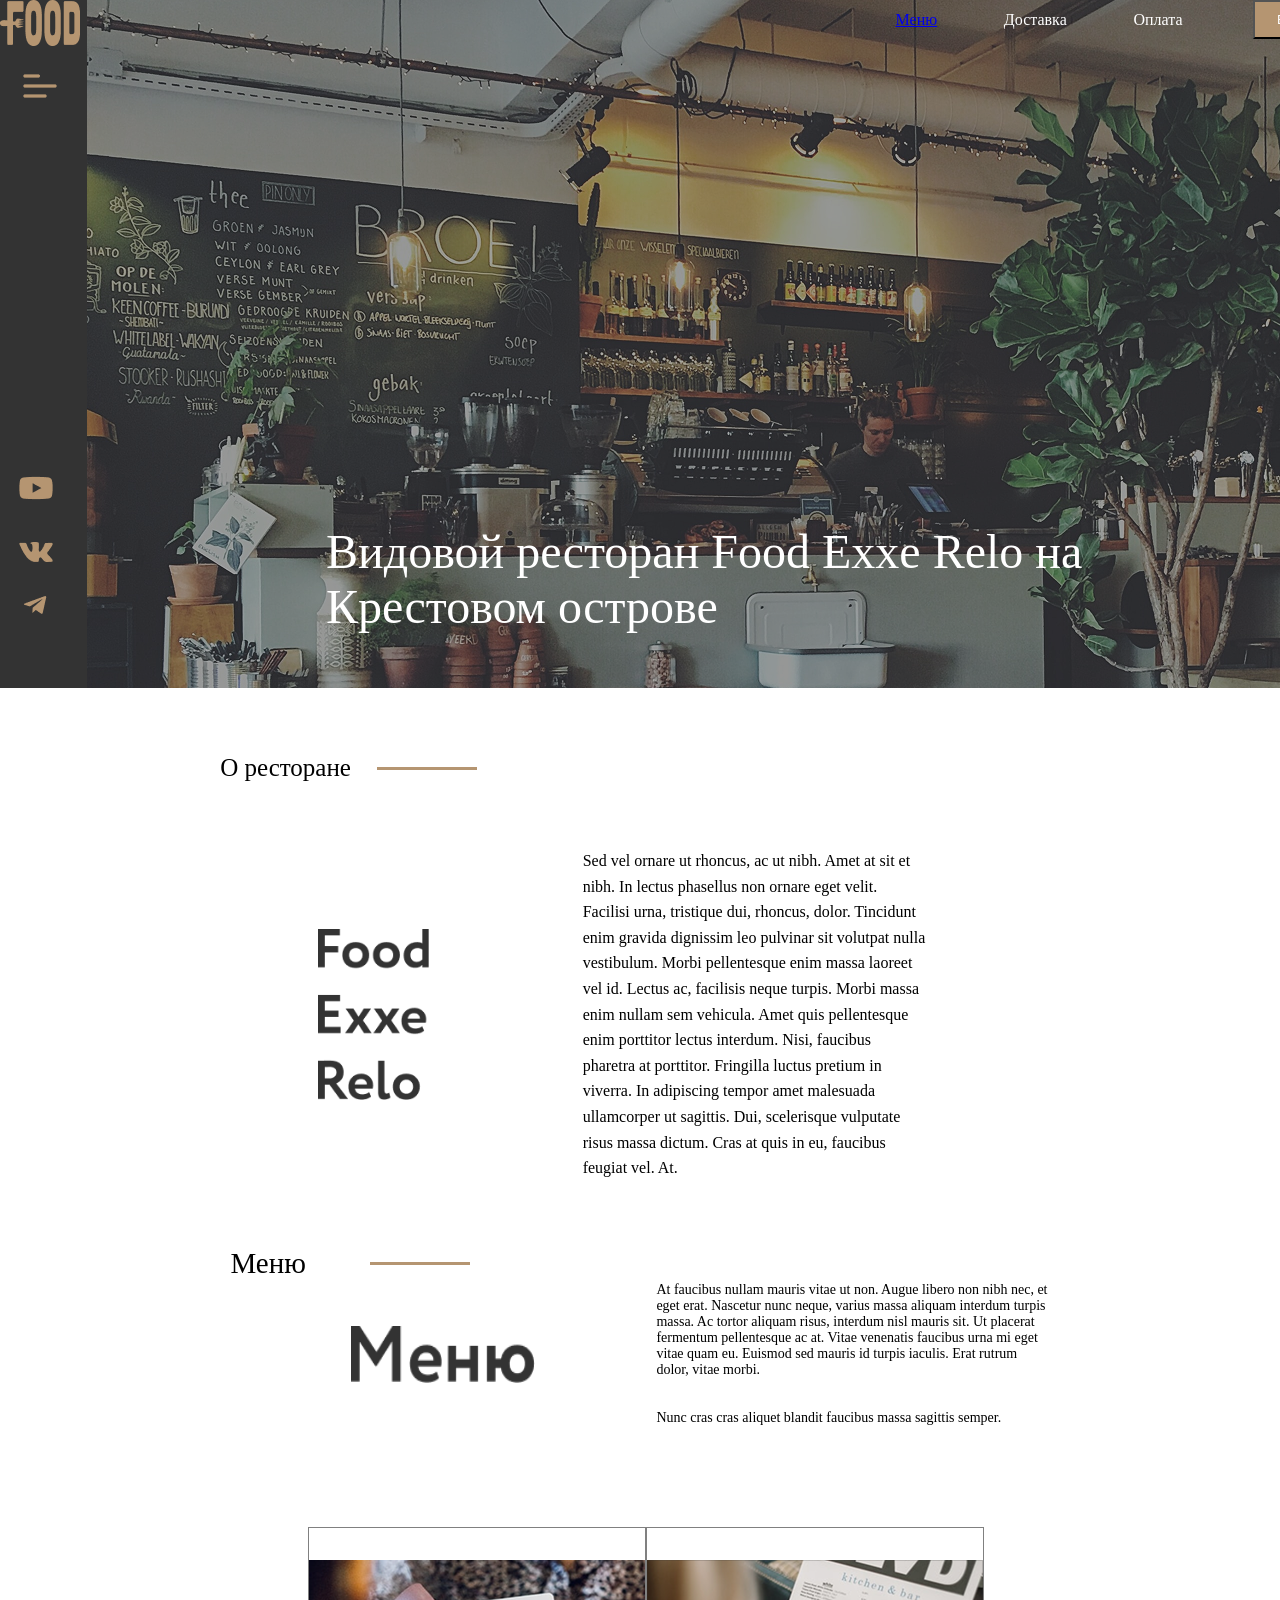
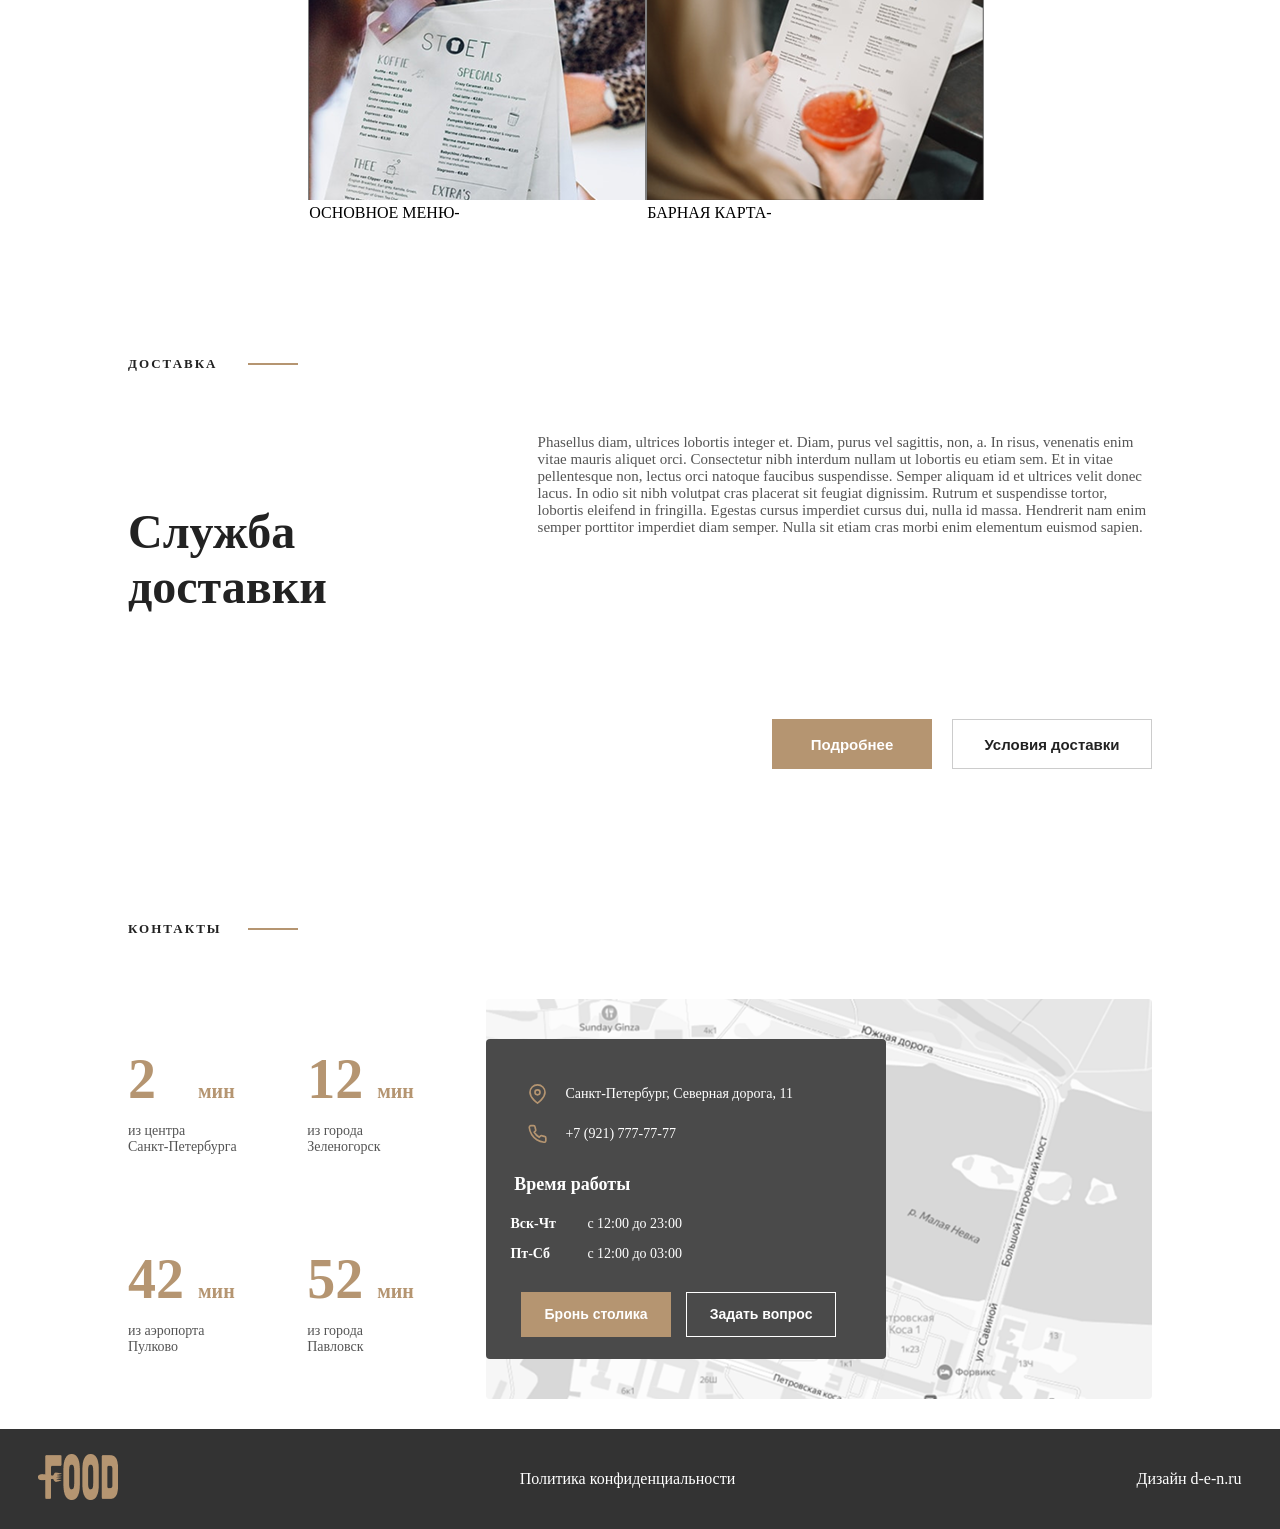
<file: page1/index.html>
<!DOCTYPE html>
<html lang="en">
<head>
    <meta charset="UTF-8">
    <meta name="viewport" content="width=device-width, initial-scale=1.0">
    <title>Document</title>
    <link rel="stylesheet" href="style.css">
</head>
<body>
    <div class="header">
        <div class="left_header">
            <div class="container">
                <div class="container_top">
                    <img src="../assets/Frame 2.png" alt="IMG">
                </div>
                <div class="container_bot">
                    <ul>
                        <li><a href=""><img src="../assets/soc-icons.png" alt=""></a></li>
                        <li><a href=""><img src="../assets/soc-icons (1).png" alt=""></a></li>
                        <li><a href=""><img src="../assets/Vector (3).png" alt=""></a></li>
                    </ul>
                </div>
            </div>
        </div>
        <div class="right_header">
                <div class="right_header_button">
                    <div class="nav">
                        <ul>
                            <li><a href="../page2/page2.html">Меню</a></li>
                            <li>Доставка</li>
                            <li>Оплата</li>
                        </ul>
                        <button>Бронь столика</button>
                    </div>
                    
                </div>
                 <div class="top_down">
                    <div class="down_container">
                        <p>Видовой ресторан Food Exxe Relo на Крестовом острове</p>
                    </div>        
                </div>
            </div>
    </div>

                                <!--секция два-->

    <div class="sec2">
        <div class="sec2_container">
            <div class="restoran">
                <div class="restoran_con">
                    <div class="p_restoran">
                        <p>О ресторане</p>
                        <div class="tire1"></div>
                    </div>
                    <div class="root">
                        <div class="img_con">
                            <img src="../assets/Food Exxe Relo.png" alt="IMG">
                        </div>
                        <div class="container_right_restoran">
                            <p>Sed vel ornare ut rhoncus, ac ut nibh. Amet at sit et nibh. In lectus phasellus non ornare eget velit. Facilisi urna, tristique dui, rhoncus, dolor. Tincidunt enim gravida dignissim leo pulvinar sit volutpat nulla vestibulum.
                            Morbi pellentesque enim massa laoreet vel id. Lectus ac, facilisis neque turpis. Morbi massa enim nullam sem vehicula. Amet quis pellentesque enim porttitor lectus interdum. Nisi, faucibus pharetra at porttitor. Fringilla luctus pretium in viverra. In adipiscing tempor amet malesuada ullamcorper ut sagittis. Dui, scelerisque vulputate risus massa dictum. Cras at quis in eu, faucibus feugiat vel. At.</p>
                        </div>
                    </div>
                    
                </div>
            </div>
            <div class="menu">
                <div class="menu_con">
                    <div class="p_menu">
                        <p>Меню</p>
                        <div class="tire1"></div>
                    </div>
                    <div class="mini">
                        <div class="right_con_menu">
                        <div class="img_menu_menu">
                        <img class="" src="../assets/Меню.png" alt="IMG">
                    </div>
                            <p>At faucibus nullam mauris vitae ut non. Augue libero non nibh nec, et eget erat. Nascetur nunc neque, varius massa aliquam interdum turpis massa. Ac tortor aliquam risus, interdum nisl mauris sit. Ut placerat fermentum pellentesque ac at. Vitae venenatis faucibus urna mi eget vitae quam eu. Euismod sed mauris id turpis iaculis. Erat rutrum dolor, vitae morbi.<br><br><br>
                            Nunc cras cras aliquet blandit faucibus massa sagittis semper. </p>
                        </div>
                    </div>
                    <div class="root2">
                        <div class="img_menu">
                            <div class="container1">
                                <div class="container2">
                                     <img src="../assets/Rectangle 40.png" alt="
                                     IMG">
                                <p>ОСНОВНОЕ МЕНЮ<span>-</span></p>
                                </div>
                            </div>
                            <div class="container3">
                               <div class="container4">
                                 <img src="../assets/Rectangle 42.png" alt="IMG">
                                <p>БАРНАЯ КАРТА<span>-</span></p>
                               </div>
                            </div>
                        </div>
                    
                    </div>
                </div>
            </div>
        </div>
    </div>
                <div class="sec3">
                <div class="sec3_container">

                                    <!-- Заголовок секции -->
                    <div class="sec3_header">
                        <p class="sec3_title">ДОСТАВКА</p>
                    <div class="sec3_line"></div>
                </div>
                <div class="sec3_content">

                <div class="sec3_left">
                    <h2 class="sec3_big_title">Служба<br>доставки</h2>
                </div>

                                        <div class="sec3_right">
                                            <p class="sec3_text">
                                                Phasellus diam, ultrices lobortis integer et. Diam, purus vel sagittis, non, a.
                                                In risus, venenatis enim vitae mauris aliquet orci. Consectetur nibh interdum
                                                nullam ut lobortis eu etiam sem. Et in vitae pellentesque non, lectus orci
                                                natoque faucibus suspendisse. Semper aliquam id et ultrices velit donec lacus.
                                                In odio sit nibh volutpat cras placerat sit feugiat dignissim. Rutrum et
                                                suspendisse tortor, lobortis eleifend in fringilla. Egestas cursus imperdiet
                                                cursus dui, nulla id massa. Hendrerit nam enim semper porttitor imperdiet diam
                                                semper. Nulla sit etiam cras morbi enim elementum euismod sapien.
                                        </p>
                                    </div>

            </div>
            <div class="sec3_buttons">
                                    <button class="btn_primary">Подробнее</button>
                                    <button class="btn_outline">Условия доставки</button>
                                </div>
            </div>
                                    <!-- Основной контент: заголовок + текст -->
            

                                <!-- Кнопки -->
                                

                            
            </div>
                        
                        <div class="sec4">
        <div class="sec4_container">

     
        <div class="sec4_header">
            <p class="sec4_title">КОНТАКТЫ</p>
            <div class="sec4_line"></div>
        </div>

      
        <div class="sec4_content">

         
            <div class="sec4_times">
                <div class="time_block">
                    <div class="time_number">
                        <span class="num">2</span>
                        <span class="unit">мин</span>
                    </div>
                    <p class="time_label">из центра<br>Санкт-Петербурга</p>
                </div>

                <div class="time_block">
                    <div class="time_number">
                        <span class="num">12</span>
                        <span class="unit">мин</span>
                    </div>
                    <p class="time_label">из города<br>Зеленогорск</p>
                </div>

                <div class="time_block">
                    <div class="time_number">
                        <span class="num">42</span>
                        <span class="unit">мин</span>
                    </div>
                    <p class="time_label">из аэропорта<br>Пулково</p>
                </div>

                <div class="time_block">
                    <div class="time_number">
                        <span class="num">52</span>
                        <span class="unit">мин</span>
                    </div>
                    <p class="time_label">из города<br>Павловск</p>
                </div>
            </div>

        
            <div class="sec4_map">
              
                <div class="map_bg">
                 
                </div>

                <div class="map_overlay">
                    <div class="overlay_info">
                        <div class="info_row">
                            <svg class="icon" viewBox="0 0 24 24" fill="none" stroke="#B59571" stroke-width="2">
                                <path d="M21 10c0 7-9 13-9 13s-9-6-9-13a9 9 0 0 1 18 0z"/>
                                <circle cx="12" cy="10" r="3"/>
                            </svg>
                            <span>Санкт-Петербург, Северная дорога, 11</span>
                        </div>

                        <div class="info_row">
                            <svg class="icon" viewBox="0 0 24 24" fill="none" stroke="#B59571" stroke-width="2">
                                <path d="M22 16.92v3a2 2 0 0 1-2.18 2 19.79 19.79 0 0 1-8.63-3.07
                                         19.5 19.5 0 0 1-6-6 19.79 19.79 0 0 1-3.07-8.67
                                         A2 2 0 0 1 4.11 2h3a2 2 0 0 1 2 1.72c.127.96.361 1.903.7 2.81
                                         a2 2 0 0 1-.45 2.11L8.09 9.91a16 16 0 0 0 6 6l1.27-1.27
                                         a2 2 0 0 1 2.11-.45c.907.339 1.85.573 2.81.7A2 2 0 0 1 22 16.92z"/>
                            </svg>
                            <span>+7 (921) 777-77-77</span>
                        </div>

                        <h3 class="work_title">Время работы</h3>

                        <div class="work_schedule">
                            <p><strong>Вск-Чт</strong>&nbsp;&nbsp;с 12:00 до 23:00</p>
                            <p><strong>Пт-Сб</strong>&nbsp;&nbsp;с 12:00 до 03:00</p>
                        </div>

                        <div class="overlay_buttons">
                            <button class="btn_primary">Бронь столика</button>
                            <button class="btn_outline_light">Задать вопрос</button>
                        </div>
                    </div>
                </div>
            </div>

        </div>
        </div>
        </div>
<footer class="footer">
    <div class="footer_container">

       
        <div class="footer_left">
            <div class="footer_logo_inner">
                <img src="../assets/logo.png" alt="FOOD">
            </div>
        </div>

    
        <div class="footer_center">
            <div class="footer_center_inner">
                <a href="#" class="footer_link">Политика конфиденциальности</a>
            </div>
        </div>
        <div class="footer_right">
            <div class="footer_right_inner">
                <span class="footer_text">Дизайн d-e-n.ru</span>
            </div>
            </div>
        </div>
                                </footer>
                        
                </div>
         </div>

            <!--служба доставки и последние части контейнера-->
    </div>
    
</body>
</html>
</file>
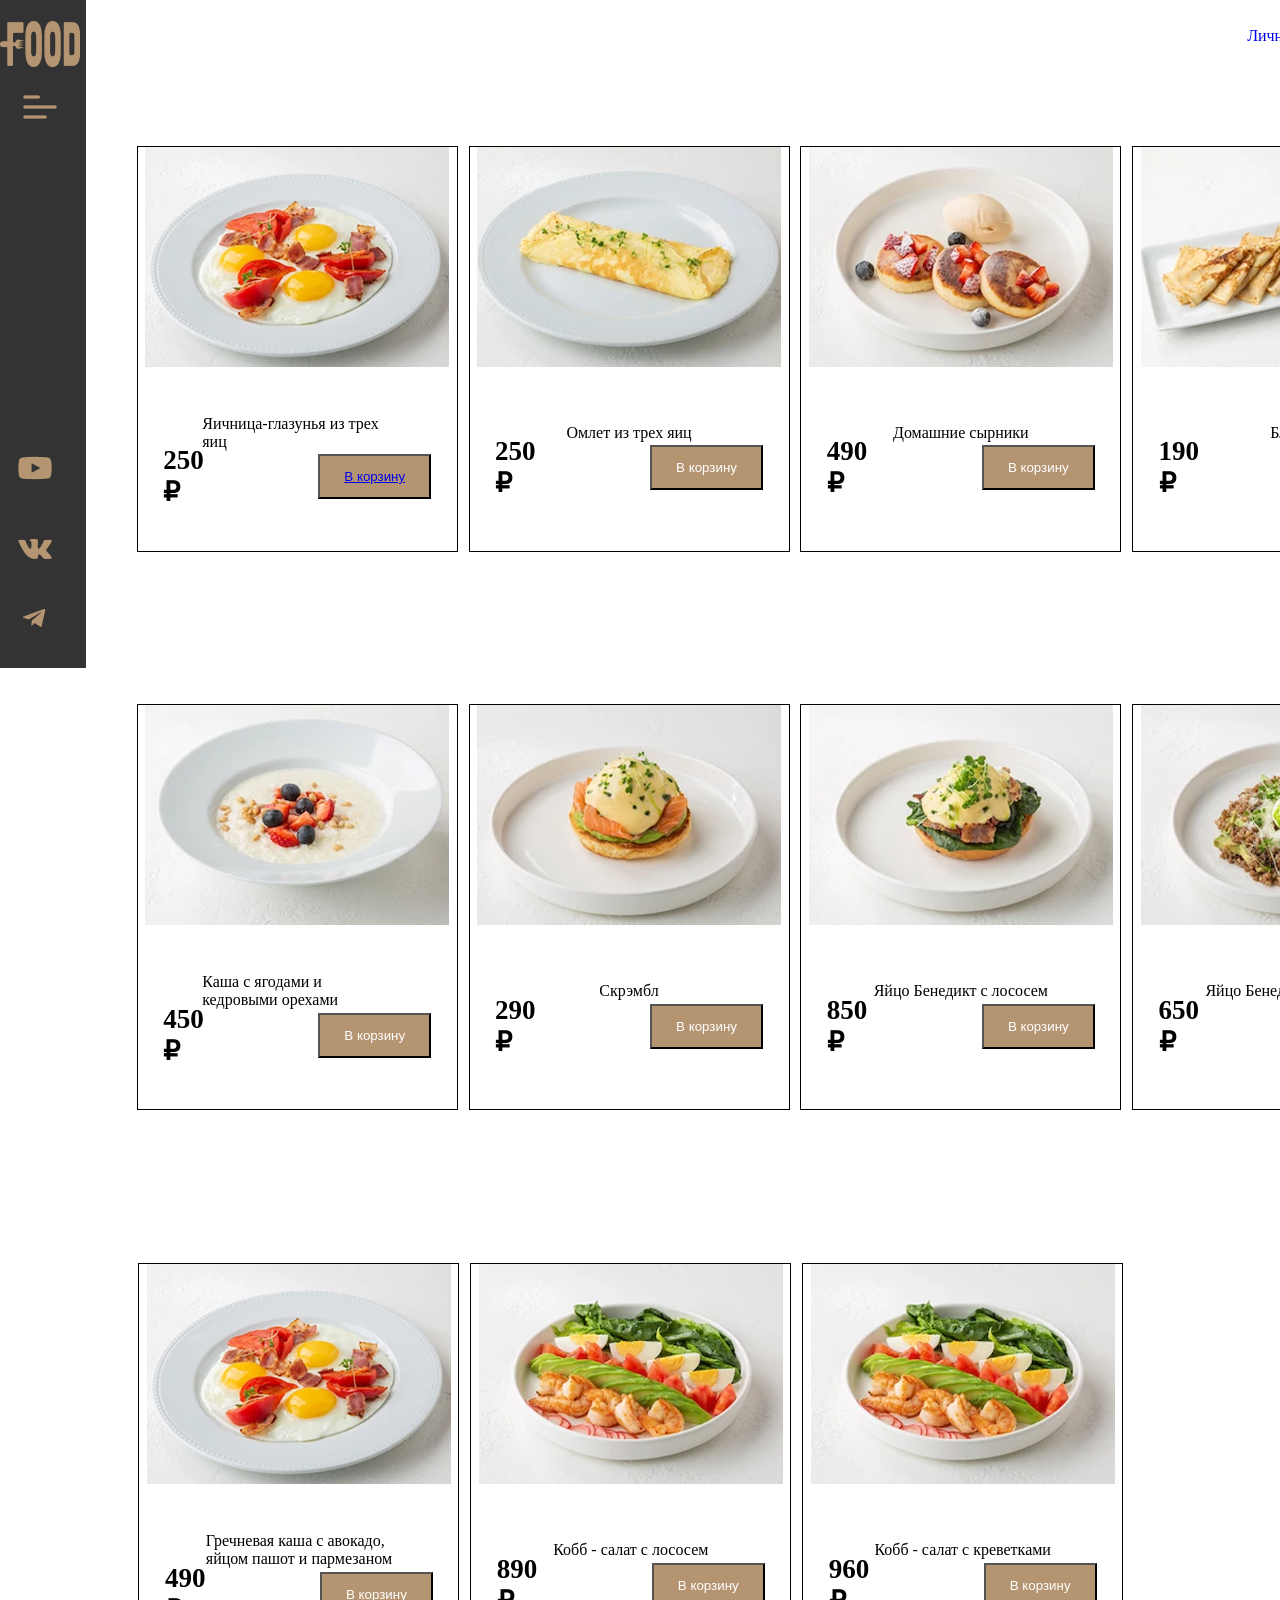
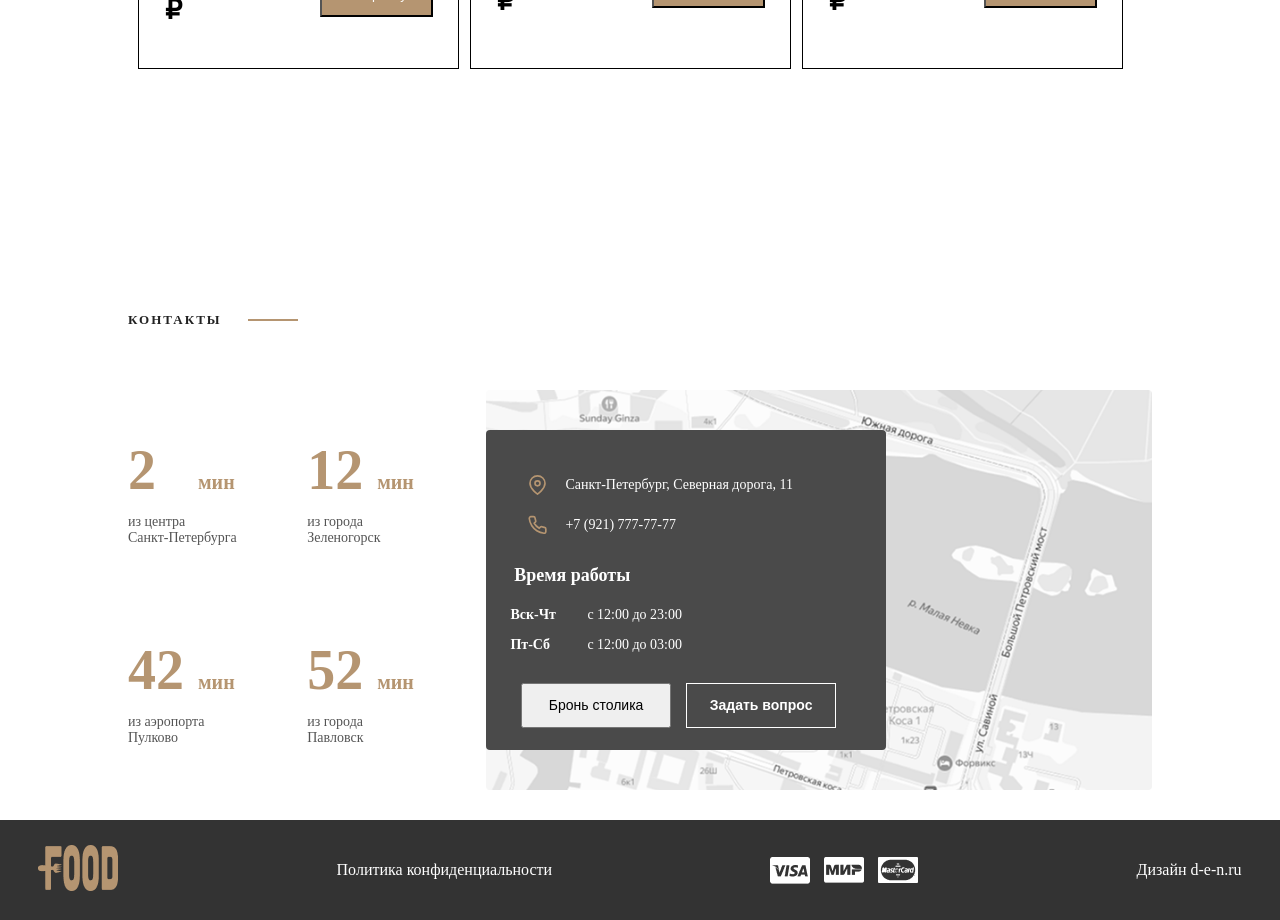
<file: page2/page2.html>
<!DOCTYPE html>
<html lang="en">
<head>
    <meta charset="UTF-8">
    <meta name="viewport" content="width=device-width, initial-scale=1.0">
    <title>PAGE 2</title>
    <link rel="stylesheet" href="page2.css">
</head>
<body>
    <div class="section_one">
        <div class="left_header">
        <div class="header_mini">
           <img src="../assets/Frame 2.png" alt="IMG">
            <div class="nav_icons">
                <div class="nav_mini_icons">
                     <img src="../assets/soc-icons.png" alt="IMG">
                     <img src="../assets/soc-icons (1).png" alt="IMG">
                     <img src="../assets/Vector (3).png" alt="IMG">
                </div>
            </div>
        </div>
    </div>

    <div class="right_food">
        <div class="right_food_container">
            <div class="nav">
                <div class="navigashion">
                   <a href="#"> Личный кабинет </a>
                   <img src="../assets/Vector (4).png" alt="IMG">
                   <img src="../assets/Vector (5).png" alt="IMG">
                </div>
            </div>
            <div class="sortirovka">
    <input type="checkbox" id="burger-toggle" class="burger-toggle">
    <label for="burger-toggle" class="burger-menu">
        <span class="burger-icon">
            <span></span>
            <span></span>
            <span></span>
        </span>
    </label>
    
    <div class="tire_big">
        <div class="tire"></div>
    </div>
  
    <div class="mobile-menu">
        <ul>
            <li><a href="#">Завтраки</a></li>
            <li><a href="#">Raw</a></li>
            <li><a href="#">Холодные закуски</a></li>
            <li><a href="#">Брускеты</a></li>
            <li><a href="#">К вину</a></li>
            <li><a href="#">Салаты</a></li>
            <li><a href="#">Супы</a></li>
            <li><a href="#">Паста и ризотто</a></li>
            <li><a href="#">Мясо</a></li>
            <li><a href="#">Рыба</a></li>
            <li><a href="#">Grill</a></li>
            <li><a href="#">Мангал</a></li>
            <li><a href="#">Гарниры</a></li>
        </ul>
    </div>
</div>
            <div class="menu">
                <div class="menu_container">
                    <div class="menu_food">
                        <img src="../assets/Rectangle 57.png" alt="IMG">
                        <div class="menu_food_text">
                            <p>Яичница-глазунья из трех яиц</p>
                            <div class="menu_food_text_p_button">
                                <p><strong>250 ₽</strong></p>
                                <button><a href="../page3/page3.html">В корзину</a></button>
                            </div>
                        </div>
                    </div>
                    <div class="menu_food">
                        <img src="../assets/Rectangle 57 (1).png" alt="IMG">
                        <div class="menu_food_text">
                            <p>Омлет из трех яиц</p>
                            <div class="menu_food_text_p_button">
                                <p><strong>250 ₽</strong></p>
                                <button>В корзину</button>
                            </div>
                        </div>
                    </div>
                    <div class="menu_food">
                        <img src="../assets/Rectangle 57 (2).png" alt="IMG">
                        <div class="menu_food_text">
                            <p>Домашние сырники</p>
                            <div class="menu_food_text_p_button">
                                <p><strong>490 ₽</strong></p>
                                <button>В корзину</button>
                            </div>
                        </div>
                    </div>
                    <div class="menu_food">
                        <img src="../assets/Rectangle 57 (3).png" alt="IMG">
                        <div class="menu_food_text">
                            <p>Блины</p>
                            <div class="menu_food_text_p_button">
                                <p> <strong>190 ₽</strong></p>
                                <button>В корзину</button>
                            </div>
                        </div>
                    </div>
                    <div class="menu_food">
                        <img src="../assets/Rectangle 57 (4).png" alt="IMG">
                        <div class="menu_food_text">
                            <p>Каша с ягодами и кедровыми орехами</p>
                            <div class="menu_food_text_p_button">
                                <p><strong>450 ₽</strong></p>
                                <button> В корзину</button>
                            </div>
                        </div>
                    </div>
                    <div class="menu_food">
                        <img src="../assets/Rectangle 57 (5).png" alt="IMG">
                        <div class="menu_food_text">
                            <p>Скрэмбл</p>
                            <div class="menu_food_text_p_button">
                                <p><strong>290 ₽</strong></p>
                                <button>В корзину</button>
                            </div>
                        </div>
                    </div>
                    <div class="menu_food">
                        <img src="../assets/Rectangle 57 (6).png" alt="IMG">
                        <div class="menu_food_text">
                            <p>Яйцо Бенедикт с лососем</p>
                            <div class="menu_food_text_p_button">
                                <p><strong>850 ₽</strong></p>
                                <button>В корзину</button>
                            </div>
                        </div>
                    </div>
                    <div class="menu_food">
                        <img src="../assets/Rectangle 57 (7).png" alt="IMG">
                        <div class="menu_food_text">
                            <p>Яйцо Бенедикт с беконом</p>
                            <div class="menu_food_text_p_button">
                                <p><strong>650 ₽</strong></p>
                                <button>В корзину</button>
                            </div>
                        </div>
                    </div>
                    <div class="sec_menu_food">
                       <div class="sec_menu_food_container">
                            <div class="menu_food">
                        <img src="../assets/Rectangle 57 (8).png" alt="IMG">
                        <div class="menu_food_text">
                            <p>Гречневая каша с авокадо,<br>яйцом пашот и пармезаном</p>
                            <div class="menu_food_text_p_button">
                                <p> <strong>490 ₽</strong> </p>
                                <button>В корзину</button>
                            </div>
                        </div>
                    </div>
                    <div class="menu_food">
                        <img src="../assets/Rectangle 57 (11).png" alt="IMG">
                        <div class="menu_food_text">
                            <p>Кобб - салат с лососем</p>
                            <div class="menu_food_text_p_button">
                                <p><strong>890 ₽</strong> </p>
                                <button>В корзину</button>
                            </div>
                        </div>
                    </div>
                    <div class="menu_food">
                        <img src="../assets/Rectangle 57 (10).png" alt="IMG">
                        <div class="menu_food_text">
                            <p>Кобб - салат с креветками</p>
                            <div class="menu_food_text_p_button">
                                <p><strong>960 ₽</strong></p>
                                <button>В корзину</button>
                            </div>
                        </div>
                    </div>
                       </div>
                    </div>
                </div>
            </div>
        </div>
    </div>
    </div>
     <div class="sec4">
        <div class="sec4_container">

     
        <div class="sec4_header">
            <p class="sec4_title">КОНТАКТЫ</p>
            <div class="sec4_line"></div>
        </div>

      
        <div class="sec4_content">

         
            <div class="sec4_times">
                <div class="time_block">
                    <div class="time_number">
                        <span class="num">2</span>
                        <span class="unit">мин</span>
                    </div>
                    <p class="time_label">из центра<br>Санкт-Петербурга</p>
                </div>

                <div class="time_block">
                    <div class="time_number">
                        <span class="num">12</span>
                        <span class="unit">мин</span>
                    </div>
                    <p class="time_label">из города<br>Зеленогорск</p>
                </div>

                <div class="time_block">
                    <div class="time_number">
                        <span class="num">42</span>
                        <span class="unit">мин</span>
                    </div>
                    <p class="time_label">из аэропорта<br>Пулково</p>
                </div>

                <div class="time_block">
                    <div class="time_number">
                        <span class="num">52</span>
                        <span class="unit">мин</span>
                    </div>
                    <p class="time_label">из города<br>Павловск</p>
                </div>
            </div>

        
            <div class="sec4_map">
              
                <div class="map_bg">
                 
                </div>

                <div class="map_overlay">
                    <div class="overlay_info">
                        <div class="info_row">
                            <svg class="icon" viewBox="0 0 24 24" fill="none" stroke="#B59571" stroke-width="2">
                                <path d="M21 10c0 7-9 13-9 13s-9-6-9-13a9 9 0 0 1 18 0z"/>
                                <circle cx="12" cy="10" r="3"/>
                            </svg>
                            <span>Санкт-Петербург, Северная дорога, 11</span>
                        </div>

                        <div class="info_row">
                            <svg class="icon" viewBox="0 0 24 24" fill="none" stroke="#B59571" stroke-width="2">
                                <path d="M22 16.92v3a2 2 0 0 1-2.18 2 19.79 19.79 0 0 1-8.63-3.07
                                         19.5 19.5 0 0 1-6-6 19.79 19.79 0 0 1-3.07-8.67
                                         A2 2 0 0 1 4.11 2h3a2 2 0 0 1 2 1.72c.127.96.361 1.903.7 2.81
                                         a2 2 0 0 1-.45 2.11L8.09 9.91a16 16 0 0 0 6 6l1.27-1.27
                                         a2 2 0 0 1 2.11-.45c.907.339 1.85.573 2.81.7A2 2 0 0 1 22 16.92z"/>
                            </svg>
                            <span>+7 (921) 777-77-77</span>
                        </div>

                        <h3 class="work_title">Время работы</h3>

                        <div class="work_schedule">
                            <p><strong>Вск-Чт</strong>&nbsp;&nbsp;с 12:00 до 23:00</p>
                            <p><strong>Пт-Сб</strong>&nbsp;&nbsp;с 12:00 до 03:00</p>
                        </div>

                        <div class="overlay_buttons">
                            <button class="btn_primary">Бронь столика</button>
                            <button class="btn_outline_light">Задать вопрос</button>
                        </div>
                    </div>
                </div>
            </div>

        </div>
        </div>
        </div>
<footer class="footer">
    <div class="footer_container">

       
        <div class="footer_left">
            <div class="footer_logo_inner">
                <img src="../assets/logo.png" alt="FOOD">
            </div>
            
        </div>

    
        <div class="footer_center">
            <div class="footer_center_inner">
                <a href="#" class="footer_link">Политика конфиденциальности</a>
            </div>

        </div>
                    <div class="footer_left_mir">
                <img src="../assets/Vector (7).png" alt="IMG">
                <img src="../assets/mir-svgrepo-com 1.png" alt="IMG">
                <img src="../assets/mastercard-svgrepo-com 1.png" alt="IMG">
            </div>
        <div class="footer_right">
            <div class="footer_right_inner">
                <span class="footer_text">Дизайн d-e-n.ru</span>
            </div>
            </div>
        </div>
                                </footer>
                        
                </div>
         </div>
    </div>
</body>
</html>
</file>
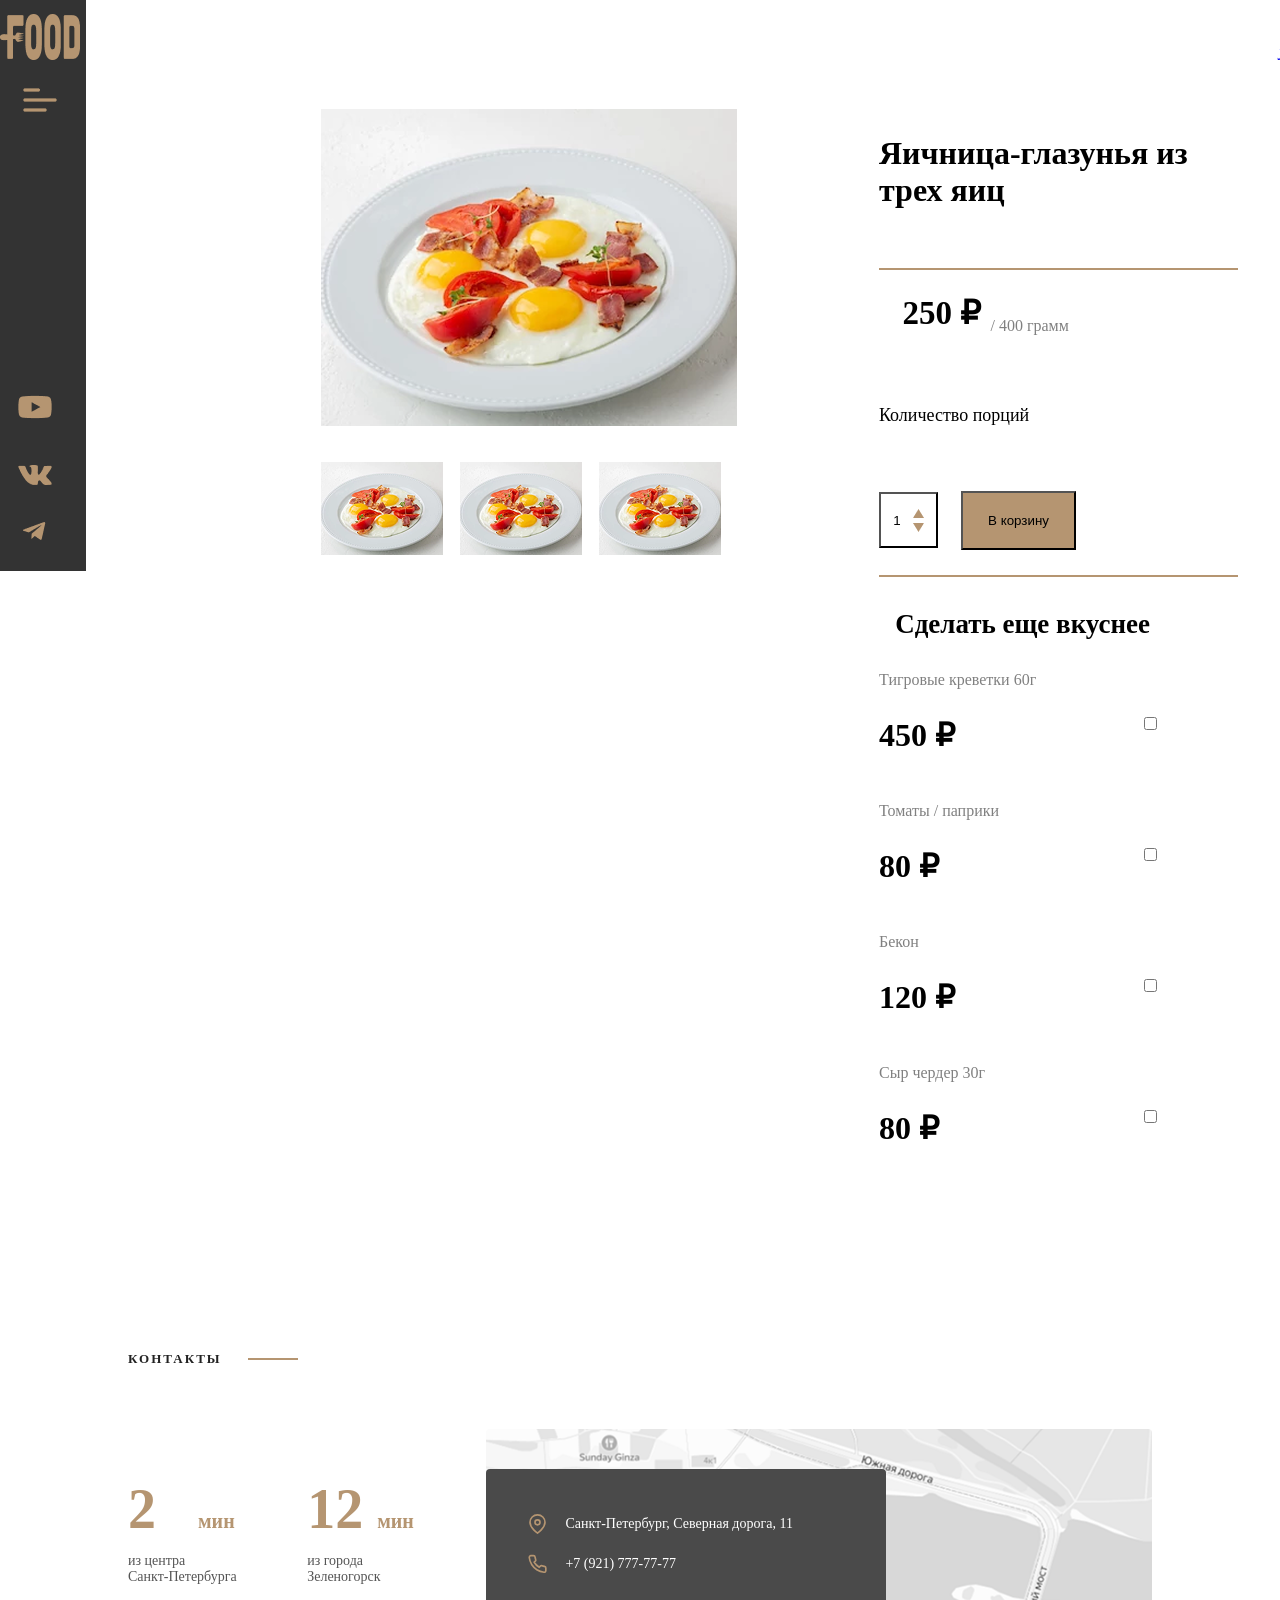
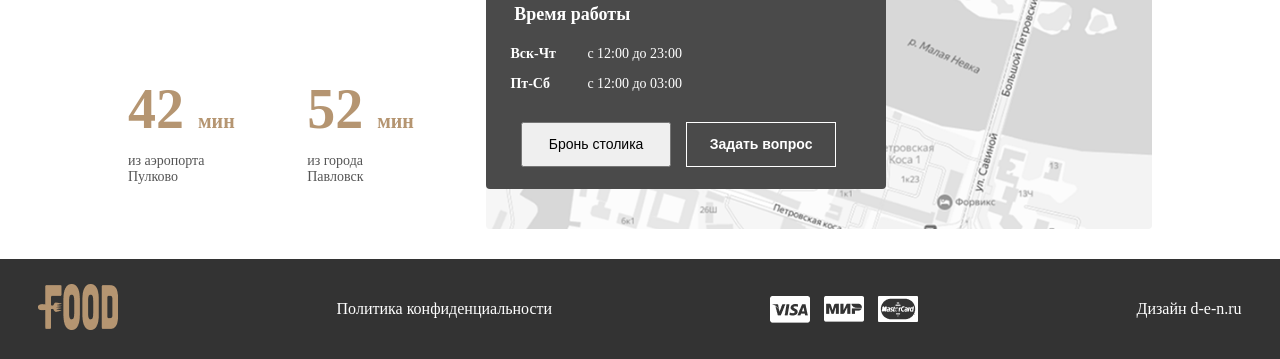
<file: page3/page3.html>
<!DOCTYPE html>
<html lang="en">
<head>
    <meta charset="UTF-8">
    <meta name="viewport" content="width=device-width, initial-scale=1.0">
    <title>Document</title>
    <link rel="stylesheet" href="page.3.css">
</head>
<body>
     <div class="section_one">
        
        <div class="left_header">
        <div class="header_mini">
           <img src="../assets/Frame 2.png" alt="IMG">
            <div class="nav_icons">
                <div class="nav_mini_icons">
                     <img src="../assets/soc-icons.png" alt="IMG">
                     <img src="../assets/soc-icons (1).png" alt="IMG">
                     <img src="../assets/Vector (3).png" alt="IMG">
                </div>
                
            </div>
            
        </div>
    </div>
    
    <div class="right_food">
        
        <div class="right_food_container">
            
            <div class="nav">
                
                <div class="navigashion">
                    
                   <a href="../page4/page4.html"> Личный кабинет </a>
                   <img src="../assets/Vector (4).png" alt="IMG">
                   <img src="../assets/Vector (5).png" alt="IMG">
                </div>
                
            </div>
            <div class="sortirovka">
    <input type="checkbox" id="burger-toggle" class="burger-toggle">
    <label for="burger-toggle" class="burger-menu">
        <span class="burger-icon">
            <span></span>
            <span></span>
            <span></span>
        </span>
    </label>
    
   
  
    <div class="mobile-menu">
        <ul>
            <li><a href="#">Завтраки</a></li>
            <li><a href="#">Raw</a></li>
            <li><a href="#">Холодные закуски</a></li>
            <li><a href="#">Брускеты</a></li>
            <li><a href="#">К вину</a></li>
            <li><a href="#">Салаты</a></li>
            <li><a href="#">Супы</a></li>
            <li><a href="#">Паста и ризотто</a></li>
            <li><a href="#">Мясо</a></li>
            <li><a href="#">Рыба</a></li>
            <li><a href="#">Grill</a></li>
            <li><a href="#">Мангал</a></li>
            <li><a href="#">Гарниры</a></li>
        </ul>
    </div>
</div>
        </div>
        <div class="mini_menu">
                <div class="mini_menu_container">
                    <div class="container_left">
                        <div class="img_left">
                            <img src="../assets/Rectangle 59.png" alt="IMG">
                        </div>
                        <div class="mini_img">
                            <img src="../assets/Rectangle 62.png" alt="IMG">
                            <img src="../assets/Rectangle 62.png" alt="IMG">
                            <img src="../assets/Rectangle 62.png" alt="IMG">
                        </div>
                    </div>
                    <div class="right_menu_container">
                        <div class="right_menu_mini_container">
                            <div class="menu_p">
                                <p><strong>Яичница-глазунья из трех яиц</strong></p>
                            </div>
                            <div class="tiretwo"></div>
                            <div class="p_menu_right">
                                <p><strong>250 ₽</strong></p>
                                <div class="gr">
                                    <p>/ 400 грамм</p>
                                </div>
                            </div>
                            <div class="text_kol-vo_menu">
                                <p>Количество порций</p>
                            </div>
                            
                            <div class="button_mini">
                                <button class="one_but"> 1 <img src="../assets/Group 14.png" alt="IMG"></button>
                                <button>В корзину</button>
                            </div>
                            <div class="tiretwo"></div>
                            <div class="text_two">
                                <p><strong>Сделать еще вкуснее</strong></p>
                            </div>

                           <div class="section_section">
                             <div class="p_grey">
                                <p>Тигровые креветки 60г</p>
                            </div>
                             <div class="text_strong">
                                    <p><strong>450 ₽</strong></p>
                                </div>
                                <div class="grey_one_img">
                                    <input type="checkbox" name="" id="">
                                </div>
                            <div class="p_grey">
                                <p>Томаты / паприки</p>
                               
                            </div>
                             <div class="text_strong">
                                    <p><strong>80 ₽</strong></p>
                                </div>
                            <div class="grey_two_img">
                                 <input type="checkbox" name="" id="">
                            </div>
                            <div class="p_grey">
                                <p>Бекон</p>
                                
                            </div>
                            <div class="text_strong">
                                    <p><strong>120 ₽</strong></p>
                                </div>
                               
                            <div class="img_grey">
                                <input type="checkbox" name="" id="">
                            </div>
                            <div class="p_grey">
                                <p>Сыр чердер 30г</p>
                                
                            </div>
                            <div class="text_strong">
                                    <p><strong>80 ₽</strong></p>
                                </div>
                            <div class="img_grey_four">
                               <input type="checkbox" name="" id="">
                            </div>
                           </div>

                        </div>
                    </div>
                </div>
            </div>
           
    </div>
</div>

<div class="sec4">
        <div class="sec4_container">

     
        <div class="sec4_header">
            <p class="sec4_title">КОНТАКТЫ</p>
            <div class="sec4_line"></div>
        </div>

      
        <div class="sec4_content">

         
            <div class="sec4_times">
                <div class="time_block">
                    <div class="time_number">
                        <span class="num">2</span>
                        <span class="unit">мин</span>
                    </div>
                    <p class="time_label">из центра<br>Санкт-Петербурга</p>
                </div>

                <div class="time_block">
                    <div class="time_number">
                        <span class="num">12</span>
                        <span class="unit">мин</span>
                    </div>
                    <p class="time_label">из города<br>Зеленогорск</p>
                </div>

                <div class="time_block">
                    <div class="time_number">
                        <span class="num">42</span>
                        <span class="unit">мин</span>
                    </div>
                    <p class="time_label">из аэропорта<br>Пулково</p>
                </div>

                <div class="time_block">
                    <div class="time_number">
                        <span class="num">52</span>
                        <span class="unit">мин</span>
                    </div>
                    <p class="time_label">из города<br>Павловск</p>
                </div>
            </div>

        
            <div class="sec4_map">
              
                <div class="map_bg">
                 
                </div>

                <div class="map_overlay">
                    <div class="overlay_info">
                        <div class="info_row">
                            <svg class="icon" viewBox="0 0 24 24" fill="none" stroke="#B59571" stroke-width="2">
                                <path d="M21 10c0 7-9 13-9 13s-9-6-9-13a9 9 0 0 1 18 0z"/>
                                <circle cx="12" cy="10" r="3"/>
                            </svg>
                            <span>Санкт-Петербург, Северная дорога, 11</span>
                        </div>

                        <div class="info_row">
                            <svg class="icon" viewBox="0 0 24 24" fill="none" stroke="#B59571" stroke-width="2">
                                <path d="M22 16.92v3a2 2 0 0 1-2.18 2 19.79 19.79 0 0 1-8.63-3.07
                                         19.5 19.5 0 0 1-6-6 19.79 19.79 0 0 1-3.07-8.67
                                         A2 2 0 0 1 4.11 2h3a2 2 0 0 1 2 1.72c.127.96.361 1.903.7 2.81
                                         a2 2 0 0 1-.45 2.11L8.09 9.91a16 16 0 0 0 6 6l1.27-1.27
                                         a2 2 0 0 1 2.11-.45c.907.339 1.85.573 2.81.7A2 2 0 0 1 22 16.92z"/>
                            </svg>
                            <span>+7 (921) 777-77-77</span>
                        </div>

                        <h3 class="work_title">Время работы</h3>

                        <div class="work_schedule">
                            <p><strong>Вск-Чт</strong>&nbsp;&nbsp;с 12:00 до 23:00</p>
                            <p><strong>Пт-Сб</strong>&nbsp;&nbsp;с 12:00 до 03:00</p>
                        </div>

                        <div class="overlay_buttons">
                            <button class="btn_primary">Бронь столика</button>
                            <button class="btn_outline_light">Задать вопрос</button>
                        </div>
                    </div>
                </div>
            </div>

        </div>
        </div>
        </div>
<footer class="footer">
    <div class="footer_container">

       
        <div class="footer_left">
            <div class="footer_logo_inner">
                <img src="../assets/logo.png" alt="FOOD">
            </div>
            
        </div>

    
        <div class="footer_center">
            <div class="footer_center_inner">
                <a href="#" class="footer_link">Политика конфиденциальности</a>
            </div>

        </div>
                    <div class="footer_left_mir">
                <img src="../assets/Vector (7).png" alt="IMG">
                <img src="../assets/mir-svgrepo-com 1.png" alt="IMG">
                <img src="../assets/mastercard-svgrepo-com 1.png" alt="IMG">
            </div>
        <div class="footer_right">
            <div class="footer_right_inner">
                <span class="footer_text">Дизайн d-e-n.ru</span>
            </div>
            </div>
        </div>
                                </footer>
                        
                </div>
         </div>
    </div>


</body>
</html>
</file>
<file: page1/style.css>
*{
    padding: 0%;
    margin: 0%;
}

.header{
    width: 1536px;
    height: 688px;
    background-image: url(../assets/Rectangle\ 30.png);
    display: flex;
}

.left_header{
    width: 6%;
    height: 688px;
    background-color: #333333;
   
}
.container{
    width: 100%;
    height: 100%;
    display: flex;
    flex-direction: column;
    justify-content: space-between;
}
.container_bot ul{
    height: 68%;
    display: flex;
    flex-direction: column;
    justify-content: space-between;
    align-items: center;
    list-style: none;
}

.container_bot{
    width: 64%;
    height: 32%;
    display: flex;
    justify-content: flex-end;
}
.right_header{
    width: 100%;
    height: 100%;
}
.right_header_button{
    width: 90%;
    display: flex;
    justify-content: end;
    align-items: center;
}

.right_header_button .nav ul{
    width: 287px;
    list-style: none;
    display: flex;
    justify-content: space-between;
    align-items: end;
    color: #FFF;
}

.nav{
    width: 38%;
    height: 100%;
    display: flex;
    justify-content: space-between;
    align-items: center;
}
button{
    width: 138px;
    height: 39px;
    background-color: #B59571;
    color: #FFF;
    display: flex;
    justify-content: center;
    align-items: center;
}

.top_down{
    width: 100%;
    height:100%;
    display: flex;
    justify-content: center;
    align-items: end;
}

.down_container{
    width: 67%;
    height: 43%;
    display: flex;
    justify-content: end;
    align-items: center;
    color: #FFF;
    font-size: 48px;
}

.sec2{
    width: 100%;
    height: 1141px;
    display: flex;
    flex-direction: column;
    align-items: center;
}

.sec2_container{
    width: 80%;
    height: 400px;
}

.container_right_restoran{
    width: 60%;
}

.root{
    width: 70%;
    display: flex;
    align-items: center;
    justify-content: space-between;
}

.restoran{
    width: 100%;
    height: 565px;
}

.p_restoran{
    width: 82%;
    height: 160px;
    display: flex;
    justify-content: start;
    align-items: center;
}

.p_restoran p{
   width: 157px;
    height: 21px;
    font-size: 25px;
    display: flex;
    align-items: center;
}

.restoran_con{
    display: flex;
    flex-direction: column;
    align-items: center;
}

.container_right_restoran{
    width: 63%;
}
.tire1 {
    width: 100px;
    height: 3px;
    background-color: #B59571;
}

.root {
    width: 56%;
    display: flex;
    align-items: center;
    justify-content: space-between;
}

.img_con {
    width: 7%;
    display: flex;
    justify-content: center;
    align-items: center;
}

.img_con img {
   width: 278%;
   height: 50%;
}

.container_right_restoran {
    width: 60%;
    display: flex;
    align-items: center;
}

.container_right_restoran p {
    font-size: 16px;
    line-height: 1.6;
}

.menu {
    width: 100%;
    height: 185%;
    display: flex;
    flex-direction: column;
    align-items: center;
}

.menu_con {
    width: 100%;
    height: 446px;
    display: flex;
    flex-direction: column;
    align-items: center;
}

.p_menu {
    width: 82%;
    display: flex;
    justify-content: flex-start;
    align-items: center;
}

.p_menu p {
    width: 157px;
    height: 21px;
    font-size: 25px;
    display: flex;
    align-items: center;
}

.tire2 {
    width: 100px;
    height: 3px;
    background-color: #B59571;
}



.img_menu {
    width: 81%;
    height: 53%;
    display: flex;
    justify-content: space-between;
    align-items: center;
}

.img_menu_menu{
    width: 38%;
    height: 113%;
    display: flex;
    justify-content: center;
    align-items: center;
}

.img_menu_menu img{
    width: 195px;
    height: 64px;
    display: flex;
    justify-content: center;
    align-items: center;
}
.menu {
    width: 100%;
    height: 198%;
    display: flex;
    flex-direction: column;
    align-items: center;
}

.menu_con {
    width: 80%;
    height: 639px;
    display: flex;
    flex-direction: column;
}


.p_menu {
    width: 100%;
    height: 60px;
    display: flex;
    align-items: center;
}

.p_menu p {
    width: 140px;
    font-size: 29px;
   
    display: flex;
    align-items: center;
}

.tire2 {
    width: 40px;
    height: 2px;
    background-color: #B59571;
}


.menu_spacer_1 {
    width: 100%;
    height: 40px;
}


.mini {
    width: 100%;
    height: 200px;
    display: flex;
    align-items: flex-start;
}

.right_con_menu {
    width: 100%;
    height: 100%;
    display: flex;
}

.right_con_menu p{
    width: 48%;
    font-size: 14px;
    height: 160px;
    display: flex;
    justify-content: center;
    align-items: center;
}

.img_menu_menu {
    width: 52%;
    height: 100%;
    display: flex;
    align-items: center;
}

.img_menu_menu img {
    width: 184px;
    height: 57px;
}

.root2 {
    width: 100%;
    height: 224%;
    display: flex;
    align-items: center;
    justify-content: center;
}

.container1{
   width: 363px;
    border: 1px solid gray;
    height: 271px;
}

.container2{
    position: relative;
    top: 32px;
}

.container3{
    width: 363px;
    border: 1px solid gray;
    height: 271px;
}
.container4{
    position: relative;
    top: 32px;
}




.sec3 {
    width: 100%;
    height: 600px;
    background-color: #fff;
    display: flex;
    justify-content: center;
    align-items: center;
}

.sec3_container {
    width: 80%;
    height: 100%;
    display: flex;
    flex-direction: column;
    justify-content: center;
}

.sec3_header {
    width: 100%;
    height: 60px;
    display: flex;
    align-items: center;
    position: relative;
    top: 0;
}

.sec3_title {
    font-size: 13px;
    font-weight: 700;
    letter-spacing: 2px;
    color: #222;
    text-transform: uppercase;
    width: 120px;
    height: 20px;
    display: flex;
    align-items: center;
}

.sec3_line {
    width: 50px;
    height: 2px;
    background-color: #B59571;
}

.sec3_content {
    width: 100%;
    height: 250px;
    display: flex;
    align-items: flex-start;
    position: relative;
    top: 40px;
}

.sec3_left {
    width: 40%;
    height: 100%;
    display: flex;
    align-items: center;
}

.sec3_big_title {
    font-size: 48px;
    font-weight: 700;
    color: #222;
    width: 100%;
    height: 120px;
    display: flex;
    flex-direction: column;
    justify-content: center;
}

.sec3_right {
    width: 60%;
    height: 100%;
    display: flex;
    align-items: flex-start;
}

.sec3_text {
    font-size: 15px;
    color: #555;
    width: 100%;
    height: 200px;
    display: flex;
    align-items: flex-start;
}

.sec3_buttons {
    width: 100%;
    height: 80px;
    display: flex;
    justify-content: flex-end;
    align-items: center;
    position: relative;
    top: 60px;
}

.btn_primary {
    width: 160px;
    height: 50px;
    background-color: #B59571;
    color: #fff;
    border: none;
    font-size: 15px;
    font-weight: 600;
    cursor: pointer;
    display: flex;
    justify-content: center;
    align-items: center;
    position: relative;
    right: 20px;
}

.btn_primary:hover {
    background-color: #9e8160;
}

.btn_outline {
    width: 200px;
    height: 50px;
    background-color: #fff;
    color: #222;
    border: 1px solid #ccc;
    font-size: 15px;
    font-weight: 600;
    cursor: pointer;
    display: flex;
    justify-content: center;
    align-items: center;
}

.btn_outline:hover {
    background-color: #f5f5f5;
}


.sec4 {
    width: 100%;
    height: 600px;
    background-color: #fff;
    display: flex;
    justify-content: center;
    align-items: center;
}

.sec4_container {
    width: 80%;
    height: 100%;
    display: flex;
    flex-direction: column;
    justify-content: center;
}

.sec4_header {
    width: 100%;
    height: 60px;
    display: flex;
    align-items: center;
}

.sec4_title {
    font-size: 13px;
    font-weight: 700;
    letter-spacing: 2px;
    color: #222;
    text-transform: uppercase;
    width: 120px;
    height: 20px;
    display: flex;
    align-items: center;
}

.sec4_line {
    width: 50px;
    height: 2px;
    background-color: #B59571;
}

.sec4_content {
    width: 100%;
    height: 400px;
    display: flex;
    position: relative;
    top: 40px;
}

.sec4_times {
    width: 35%;
    height: 100%;
    display: flex;
    flex-wrap: wrap;
}

.time_block {
    width: 50%;
    height: 50%;
    display: flex;
    flex-direction: column;
    justify-content: center;
}

.time_number {
    width: 100%;
    height: 80px;
    display: flex;
    align-items: baseline;
}

.time_number .num {
    font-size: 56px;
    font-weight: 700;
    color: #B59571;
    width: 70px;
    height: 80px;
    display: flex;
    align-items: center;
    justify-content: flex-start;
}

.time_number .unit {
    font-size: 20px;
    font-weight: 700;
    color: #B59571;
    width: 50px;
    height: 80px;
    display: flex;
    align-items: center;
}

.time_label {
    font-size: 14px;
    color: #555;
    width: 100%;
    height: 40px;
    display: flex;
    flex-direction: column;
    justify-content: center;
}

.sec4_map {
    width: 65%;
    height: 100%;
    position: relative;
}

.map_bg {
    width: 100%;
    height: 100%;
    background-image: url(../assets/Rectangle\ 43.png);
    background-size: cover;
    background-position: center;
    border-radius: 4px;
}

.map_overlay {
    width: 60%;
    height: 320px;
    background-color: #4a4a4a;
    display: flex;
    align-items: center;
    position: absolute;
    top: 50%;
    left: 0;
    transform: translateY(-50%);
    border-radius: 4px;
}

.overlay_info {
    width: 100%;
    height: 100%;
    display: flex;
    flex-direction: column;
    justify-content: center;
}

.info_row {
    width: 100%;
    height: 40px;
    display: flex;
    align-items: center;
    color: #fff;
    font-size: 14px;
}

.icon {
    width: 79px;
    height: 20px;
    position: relative;
    right: -12px;
}

.work_title {
width: 43%;
    height: 40px;
    display: flex;
    justify-content: center;
    align-items: center;
    color: #fff;
    font-size: 18px;
    font-weight: 700;
    position: relative;
    top: 10px;
}

.work_schedule {
    width: 100%;
    height: 70px;
    display: flex;
    flex-direction: column;
    justify-content: center;
    position: relative;
    top: 10px;
}

.work_schedule p {
    width: 55%;
       height: 30px;
    display: flex;
    justify-content: center;
    align-items: center;
    color: #fff;
    font-size: 14px;
}

.work_schedule strong {
    font-weight: 700;
    width: 70px;
    height: 30px;
    display: flex;
    align-items: center;
}

.overlay_buttons {
    justify-content: center;
    width: 100%;
    height: 60px;
    display: flex;
    align-items: center;
    position: relative;
    top: 20px;
}

.overlay_buttons .btn_primary {
    width: 150px;
    height: 45px;
    font-size: 14px;
    position: relative;
    right: 15px;
}

.btn_outline_light {
    width: 150px;
    height: 45px;
    background-color: transparent;
    color: #fff;
    border: 1px solid #fff;
    font-size: 14px;
    font-weight: 600;
    cursor: pointer;
    display: flex;
    justify-content: center;
    align-items: center;
}

.btn_outline_light:hover {
    background-color: rgba(255, 255, 255, 0.1);
}

footer{
    width: 100%;
    height: 100px;
    background-color:#333333;
    display: flex;
    justify-content: space-around;
    align-items: center;
}

footer{
    color:#FFF;
}

footer a{
    color:#FFF;
    list-style: none;
    text-decoration: none;
}

.footer_container{
    width: 94%;
    height: 81%;
    display: flex;
    justify-content: space-between;
    align-items: center;
}

@media (min-width: 400px)  and (max-width: 600px){
    .header{
     width: 400px;
        height: 600px;
    background-image: url('../assets/Rectangle 30.png');
    display: flex;
    justify-content: center;
    }    
    .left_header{
            width: 12%;
    height: 396px;
    background-color: #333333;
    display: none;
    }
    .container{
            width: 110%;
    height: 101%;
    display: flex;
    flex-direction: column;
    justify-content: space-between;
    display: none;
    }
    .nav{
             width: 376px;
        height: 100%;
        display: flex;
        justify-content: space-evenly;
        align-items: center;
    }
    .top_down{
    width: 108%;
        height: 100%;
        display: flex;
        justify-content: center;
        align-items: end;
        text-align: center;
    }
    .down_container{
           width: 100%;
        height: 100%;
        display: flex;
        justify-content: end;
        align-items: center;
        color: #FFF;
        font-size: 24px;
    }

    .right_header_button ul li{
            width: 287px;
    list-style: none;
    display: flex;
    justify-content: space-evenly;
    align-items: end;
    color: #FFF;
    }

    .down_container p{
            width: 190vw;
    }
    .right_header{
            width: 90%;
        height: 96%;
        display: flex;
        justify-content: space-between;
        align-items: center;
        flex-direction: column;
    }
    .right_header_button{
            width: 108%;
    display: flex;
    justify-content: end;
    align-items: center;
    }
    .img_menu{
        width: 81%;
    height: 53%;
    display: flex;
    justify-content: space-between;
    align-items: center;
    flex-direction: column;
    }

    .sec2{
     width: 400px;
        height: 1268px;
        display: flex;
        flex-direction: column;
        align-items: center;
    }

    .sec2_container{
    width: 100%;
        height: 420px;
    }
    .restoran{
    width: 400px;
        height: 475px;
        display: flex;
    }
    .restoran_con{
    display: flex;
        flex-direction: column;
        align-items: center;
        width: 400px;
    }

    .p_menu{
            width: 100%;
    height: 60px;
    display: flex;
    align-items: center;
    position: relative;
    top: -76px;
    left: 12px;
    }

    .root{
    width: 100%;
        display: flex;
        align-items: center;
        justify-content: space-evenly;
    }
    .menu{
             width: 100%;
        height: 895px;
        display: flex;
        flex-direction: column;
        align-items: center;
        justify-content: end;
    }

    .menu_con{
    width: 97%;
        height: 904px;
        display: flex;
        flex-direction: column;
    }
    .mini{
               width: 400px;
        height: 190px;
        display: flex;
        align-items: flex-start;
        justify-content: center;
    }
    .right_con_menu{
            width: 400px;
    height: 129px;
    display: flex;
    align-items: center;
    }
    .img_menu_menu{
        width: 53%;
    height: 100%;
    display: flex;
    align-items: center;
    }

    .img_menu_menu img{
            width: 137px;
    height: 43px;
    }

    .root2{
                width: 400px;
        height: 800px;
        display: flex;
        align-items: center;
        justify-content: center;
        flex-direction: column;
    }
    .img_menu{
           width: 301%;
        height: 126%;
        display: flex;
        justify-content: space-around;
        align-items: center;
    }

    .container1{
   width: 363px;
        border: 1px solid gray;
        height: 271px;

    }

    .container_right_restoran{
            width: 286px;
    display: flex;
    align-items: center;
    justify-content: space-evenly;
    height: 255px;
    }

    .container_right_restoran p{
        font-size: 12px;
    line-height: 1.6;
    }
    .sec3{
            width: 764px;
    height: 600px;
    background-color: #fff;
    display: flex;
    justify-content: center;
    align-items: center;
    }
    .sec4{
    width: 400px;
        height: 600px;
        background-color: #fff;
        display: flex;
        justify-content: center;
        align-items: center;
    }

    .sec4_header{
        width: 70%;
    height: 60px;
    display: flex;
    align-items: center;
    justify-content: center;
    }
    .p_restoran{
            width: 90%;
    height: 80px;
    display: flex;
    justify-content: start;
    align-items: center;
    }
    .sec4_container{
           width: 400px;
        height: 100%;
        display: flex;
        flex-direction: column;
        justify-content: center;
    }
    .sec4_content{
  width: 100%;
        height: 400px;
        display: flex;
        position: relative;
        top: 40px;
    }

    .sec4_map{
           width: 327px;
        height: 100%;
        position: relative;
        display: flex;
        justify-content: center;
        align-items: center;
    }
    footer{
    width: 400px;
        height: 100px;
        background-color: #333333;
        display: flex;
    }

    .footer_container{
            width: 100%;
    height: 81%;
    display: flex;
    justify-content: space-between;
    align-items: center;
    }
    .footer_center{
            width: 100%;
    font-size: 13px;
    display: flex;
    justify-content: center;
    }

    .footer_right{
        width: 49%;
    font-size: 14px;
    }
    .sec3{
                width: 400px;
        height: 600px;
        background-color: #fff;
        display: flex;
    }
    .sec3_container{
        width: 100%;
    height: 100%;
    display: flex;
    flex-direction: column;
    justify-content: center;
    }
    .sec3_header{
            width: 281px;
    height: 60px;
    display: flex;
    align-items: center;
    justify-content: center;
    }
    .sec3_content{
            width: 99%;
    height: 250px;
    display: flex;
    align-items: flex-start;
    position: relative;
    top: 40px;
    justify-content: space-around;
    }

    .sec3_left {
    width: 46%;
    height: 100%;
    display: flex;
    align-items: center;
    }
    .sec3_big_title{
        font-size: 20px;
    font-weight: 700;
    color: #222;
    width: 100%;
    height: 120px;
    display: flex;
    flex-direction: column;
    justify-content: center;
    align-items: center;
    }

    .sec3_right{
        width: 100%;
    height: 100%;
    display: flex;
    align-items: flex-start;
    }

    .sec3_buttons{
            width: 400px;
    height: 80px;
    display: flex;
    justify-content: end;
    align-items: center;
    position: relative;
    top: 47px;
    }

    .btn_primary{
            width: 80px;
    height: 25px;
    background-color: #B59571;
    color: #fff;
    border: none;
    font-size: 10px;
    font-weight: 600;
    cursor: pointer;
    display: flex;
    justify-content: center;
    align-items: center;
    position: relative;
    right: 20px;
    }

    .btn_outline{
        width: 80px;
    height: 25px;
    background-color: #fff;
    color: #222;
    border: 1px solid #ccc;
    font-size: 8px;
    font-weight: 600;
    cursor: pointer;
    display: flex;
    justify-content: center;
    align-items: center;
    }

    .map_overlay{
        width: 100%;
    height: 320px;
    background-color: #4a4a4a;
    display: flex;
    align-items: center;
    position: absolute;
    top: 50%;
    left: 0;
    transform: translateY(-50%);
    border-radius: 4px;
    }

    .time_number{
               width: 175px;
        height: 80px;
        display: flex;
        align-items: baseline;
        justify-content: center;
    }

    .time_number .num{
        font-size: 15px;
    font-weight: 700;
    color: #B59571;
    width: 89px;
    height: 80px;
    display: flex;
    align-items: center;
    justify-content: flex-start;
    }

    .time_number .unit{
        font-size: 10px;
    font-weight: 700;
    color: #B59571;
    width: 50px;
    height: 151px;
    display: flex;
    align-items: center;
    }

    .time_label{
    font-size: 7px;
        color: #555;
        width: 374px;
        height: 40px;
        display: flex;
        position: relative;
        left: 16px;
    }

    .work_schedule{
            width: 400px;
    height: 70px;
    display: flex;
    flex-direction: column;
    justify-content: center;
    position: relative;
    top: 10px;
    }

    .work_title{
        width: 61%;
    height: 40px;
    display: flex;
    justify-content: center;
    align-items: center;
    color: #fff;
    font-size: 18px;
    font-weight: 700;
    position: relative;
    top: 10px;
    }

    .overlay_buttons{
        justify-content: center;
    width: 90%;
    height: 60px;
    display: flex;
    align-items: center;
    position: relative;
    top: 20px;
    }

    .overlay_buttons .btn_primary{
        width: 80px;
    height: 23px;
    font-size: 9px;
    position: relative;
    right: 15px;
    }

    .btn_outline_light{
        width: 83px;
    height: 23px;
    background-color: transparent;
    color: #fff;
    border: 1px solid #fff;
    font-size: 9px;
    font-weight: 600;
    cursor: pointer;
    display: flex;
    justify-content: center;
    align-items: center;
    }
}
</file>
<file: page2/page2.css>
*{
    padding: 0%;
    margin: 0%;
}

.section_one{
    width: 1520px;
    height: 1820px;
    display: flex;
}

.left_header {
    width: 86px;
    height: 668px;
    background-color: #333333;
    position: fixed;
    display: flex;
    justify-content: space-between;
    align-items: center;
}

.header_mini{
    width: 84px;
    height: 142%;
    display: flex;
    justify-content: space-around;
    align-items: flex-start;
    font-size: 53px;
    flex-direction: column;
}

.nav_icons{
    width: 10%;
    height: 21%;
}

.nav_mini_icons{
    width: 69px;
    height: 90%;
    display: flex;
    justify-content: space-between;
    flex-direction: column;
    align-items: center;
}

.right_food{
    width: 131%;
    height: 100%;
    display: flex;
    justify-content: center;
    flex-wrap: wrap;
    align-items: center;
   
}

.right_food_container{
    width: 92%;
    height: 100%;
    display: flex;
    flex-wrap: wrap;
    justify-content: center;
    align-items: center;
}

.nav{
    width: 100%;
    height: 4%;
    display: flex;
    justify-content: end;
    align-items: center;
    flex-wrap: wrap;
}

.sortirovka{
    width: 100%;
    height: 4%;
    display: flex;
    justify-content: end;
    align-items: center;}

.sortirovka ul {
    width: 94%;
    height: 68%;
    display: flex;
    justify-content: space-between;
    align-items: flex-start;
}

.tire{
    width: 62px;
    background-color: #B59571;
    height: 3px;
}

.tire_big{
    width: 0px;
    height: 0px;
}

.navigashion{
    width: 223px;
    height: 33px;
    display: flex;
    justify-content: space-around;
    align-items: center;
}

.navigashion a{
        text-decoration: none;
    list-style: none;
}

.sortirovka ul li {
    list-style: none;
    text-decoration: none;
    list-style: none;
}

.menu{
    width: 1397px;
    height: 92%;
    display: flex;
    justify-content: flex-end;
}

.menu_container{
    width: 95%;
    height: 100%;
    display: flex;
    justify-content: space-around;
    flex-wrap: wrap;
}

.menu_food{
    flex-wrap: wrap;
    width: 319px;
    height: 404px;
    display: flex;
    justify-content: center;
    align-items: flex-start;
    border: solid 1px;
}

.sec_menu_food{
width: 1313px;
    height: 404px;
    display: flex;
    align-items: center;
}

.sec_menu_food_container{
    width: 75%;
    height: 100%;
    display: flex;
    justify-content: space-between;
}

.menu_food_text{
        width: 190px;
    height: 90px;
    display: flex;
    justify-content: center;
    align-items: center;
    flex-direction: column;
}

.menu_food_text_p_button{
width: 268px;
    height: 58%;
    display: flex;
    justify-content: space-between;
    align-items: center;
}

.menu_food_text_p_button p{
    width: 64px;
    height: 20px;
    font-size: 27px;
    display: flex;
    justify-content: center;
    align-items: center;
}

.menu_food_text_p_button button{
    width: 113px;
    height: 45px;
    display: flex;
    justify-content: center;
    align-items: center;
    color: #FFF;
    background-color: #B59571;
}

.sec4 {
    width: 100%;
    height: 600px;
    background-color: #fff;
    display: flex;
    justify-content: center;
    align-items: center;
}

.sec4_container {
    width: 80%;
    height: 100%;
    display: flex;
    flex-direction: column;
    justify-content: center;
}

.sec4_header {
    width: 100%;
    height: 60px;
    display: flex;
    align-items: center;
}

.sec4_title {
    font-size: 13px;
    font-weight: 700;
    letter-spacing: 2px;
    color: #222;
    text-transform: uppercase;
    width: 120px;
    height: 20px;
    display: flex;
    align-items: center;
}

.sec4_line {
    width: 50px;
    height: 2px;
    background-color: #B59571;
}

.sec4_content {
    width: 100%;
    height: 400px;
    display: flex;
    position: relative;
    top: 40px;
}

.sec4_times {
    width: 35%;
    height: 100%;
    display: flex;
    flex-wrap: wrap;
}

.time_block {
    width: 50%;
    height: 50%;
    display: flex;
    flex-direction: column;
    justify-content: center;
}

.time_number {
    width: 100%;
    height: 80px;
    display: flex;
    align-items: baseline;
}

.time_number .num {
    font-size: 56px;
    font-weight: 700;
    color: #B59571;
    width: 70px;
    height: 80px;
    display: flex;
    align-items: center;
    justify-content: flex-start;
}

.time_number .unit {
    font-size: 20px;
    font-weight: 700;
    color: #B59571;
    width: 50px;
    height: 80px;
    display: flex;
    align-items: center;
}

.time_label {
    font-size: 14px;
    color: #555;
    width: 100%;
    height: 40px;
    display: flex;
    flex-direction: column;
    justify-content: center;
}

.sec4_map {
    width: 65%;
    height: 100%;
    position: relative;
}

.map_bg {
    width: 100%;
    height: 100%;
    background-image: url(../assets/Rectangle\ 43.png);
    background-size: cover;
    background-position: center;
    border-radius: 4px;
}

.map_overlay {
    width: 60%;
    height: 320px;
    background-color: #4a4a4a;
    display: flex;
    align-items: center;
    position: absolute;
    top: 50%;
    left: 0;
    transform: translateY(-50%);
    border-radius: 4px;
}

.overlay_info {
    width: 100%;
    height: 100%;
    display: flex;
    flex-direction: column;
    justify-content: center;
}

.info_row {
    width: 100%;
    height: 40px;
    display: flex;
    align-items: center;
    color: #fff;
    font-size: 14px;
}

.icon {
    width: 79px;
    height: 20px;
    position: relative;
    right: -12px;
}

.work_title {
width: 43%;
    height: 40px;
    display: flex;
    justify-content: center;
    align-items: center;
    color: #fff;
    font-size: 18px;
    font-weight: 700;
    position: relative;
    top: 10px;
}

.work_schedule {
    width: 100%;
    height: 70px;
    display: flex;
    flex-direction: column;
    justify-content: center;
    position: relative;
    top: 10px;
}

.work_schedule p {
    width: 55%;
       height: 30px;
    display: flex;
    justify-content: center;
    align-items: center;
    color: #fff;
    font-size: 14px;
}

.work_schedule strong {
    font-weight: 700;
    width: 70px;
    height: 30px;
    display: flex;
    align-items: center;
}

.overlay_buttons {
    justify-content: center;
    width: 100%;
    height: 60px;
    display: flex;
    align-items: center;
    position: relative;
    top: 20px;
}

.overlay_buttons .btn_primary {
    width: 150px;
    height: 45px;
    font-size: 14px;
    position: relative;
    right: 15px;
}

.btn_outline_light {
    width: 150px;
    height: 45px;
    background-color: transparent;
    color: #fff;
    border: 1px solid #fff;
    font-size: 14px;
    font-weight: 600;
    cursor: pointer;
    display: flex;
    justify-content: center;
    align-items: center;
}

.btn_outline_light:hover {
    background-color: rgba(255, 255, 255, 0.1);
}

footer{
    width: 100%;
    height: 100px;
    background-color:#333333;
    display: flex;
    justify-content: space-around;
    align-items: center;
}

footer{
    color:#FFF;
}

footer a{
    color:#FFF;
    list-style: none;
    text-decoration: none;
}

.footer_container{
    width: 94%;
    height: 81%;
    display: flex;
    justify-content: space-between;
    align-items: center;
}

.footer_left_mir{
    width: 148px;
    height: 60px;
    display: flex;
    justify-content: space-between;
    align-items: center;
}
/* Скрываем чекбокс */
.burger-toggle {
    display: none;
}

/* Бургер-иконка */
.burger-menu {
    display: none;
    cursor: pointer;
    width: 30px;
    height: 25px;
    position: relative;
    z-index: 1000;
}

.burger-icon {
    width: 100%;
    height: 100%;
    display: flex;
    flex-direction: column;
    justify-content: space-between;
}

.burger-icon span {
    display: block;
    width: 100%;
    height: 3px;
    background-color: #B59571;
    border-radius: 2px;
    transition: all 0.3s ease;
}

/* Мобильное меню */
.mobile-menu {
    display: none;
    position: fixed;
    top: 0;
    left: -100%;
    width: 80%;
    height: 100vh;
    background-color: #333333;
    z-index: 999;
    transition: left 0.3s ease;
    overflow-y: auto;
}

.mobile-menu ul {
    list-style: none;

}

.mobile-menu ul li {
    border-bottom: 1px solid #444;
}

.mobile-menu ul li a {
    display: block;
    color: #fff;
    text-decoration: none;
    font-size: 16px;
    transition: background-color 0.3s ease;
}

.mobile-menu ul li a:hover {
    background-color: #444;
}


.burger-toggle:checked ~ .burger-menu .burger-icon span:nth-child(1) {
    transform: rotate(45deg) translate(7px, 7px);
}

.burger-toggle:checked ~ .burger-menu .burger-icon span:nth-child(2) {
    opacity: 0;
}

.burger-toggle:checked ~ .burger-menu .burger-icon span:nth-child(3) {
    transform: rotate(-45deg) translate(7px, -7px);
}

.burger-toggle:checked ~ .mobile-menu {
    left: 0;
}


@media (min-width: 400px) and (max-width: 600px) {
    .section_one {
        width: 100%;
        height: auto;
    }
    
    .desktop-menu {
        display: none;
    }
    
    .burger-menu {
        display: block;
    }
    
    .mobile-menu {
        display: block;
    }
    
    .sortirovka {
        justify-content: flex-end;
        position: relative;
    }
    
    .tire_big {
        display: none;
    } .section_one{
            width: 400px;
    height: 1820px;
    display: flex;
    }

    .left_header{
            width: 86px;
    height: 668px;
    background-color: #333333;
    position: fixed;
    display: flex;
    justify-content: space-between;
    align-items: center;
    display: none;
    }

    .right_food{
            width: 131%;
    height: 100%;
    display: flex;
    justify-content: center;
    flex-wrap: wrap;
    align-items: center;
    }

    .right_food_container{
             width: 100%;
        height: 1817px;
        display: flex;
        flex-wrap: wrap;
        justify-content: center;
        align-items: center;
    }

    .menu{
 width: 400px;
        height: 263%;
        display: flex;
        justify-content: flex-end;
        flex-direction: column;
    }

    .menu_container{
           width: 95%;
        height: 108%;
        display: flex;
        justify-content: space-around;
        flex-wrap: wrap;
        flex-direction: column;
    }

    .sec_menu_food{
            width: 400px;
    height: 404px;
    display: flex;
    align-items: center;
    flex-direction: column;
    }

    .sec_menu_food_container{
        width: 100%;
    height: 100%;
    display: flex;
    justify-content: space-between;
    flex-direction: column;
    }
    .btn_primary{
            width: 80px;
    height: 25px;
    background-color: #B59571;
    color: #fff;
    border: none;
    font-size: 10px;
    font-weight: 600;
    cursor: pointer;
    display: flex;
    justify-content: center;
    align-items: center;
    position: relative;
    right: 20px;
    }

    .btn_outline{
        width: 80px;
    height: 25px;
    background-color: #fff;
    color: #222;
    border: 1px solid #ccc;
    font-size: 8px;
    font-weight: 600;
    cursor: pointer;
    display: flex;
    justify-content: center;
    align-items: center;
    }

    .map_overlay{
        width: 100%;
    height: 320px;
    background-color: #4a4a4a;
    display: flex;
    align-items: center;
    position: absolute;
    top: 50%;
    left: 0;
    transform: translateY(-50%);
    border-radius: 4px;
    }

    .time_number{
               width: 175px;
        height: 80px;
        display: flex;
        align-items: baseline;
        justify-content: center;
    }

    .time_number .num{
        font-size: 15px;
    font-weight: 700;
    color: #B59571;
    width: 89px;
    height: 80px;
    display: flex;
    align-items: center;
    justify-content: flex-start;
    }

    .time_number .unit{
        font-size: 10px;
    font-weight: 700;
    color: #B59571;
    width: 50px;
    height: 151px;
    display: flex;
    align-items: center;
    }

    .time_label{
    font-size: 7px;
        color: #555;
        width: 374px;
        height: 40px;
        display: flex;
        position: relative;
        left: 16px;
    }

    .work_schedule{
            width: 400px;
    height: 70px;
    display: flex;
    flex-direction: column;
    justify-content: center;
    position: relative;
    top: 10px;
    }

    .work_title{
        width: 61%;
    height: 40px;
    display: flex;
    justify-content: center;
    align-items: center;
    color: #fff;
    font-size: 18px;
    font-weight: 700;
    position: relative;
    top: 10px;
    }

    .overlay_buttons{
            justify-content: center;
        width: 111%;
        height: 60px;
        display: flex;
        align-items: center;
        position: relative;
        top: 20px;
    }

    .overlay_buttons .btn_primary{
        width: 80px;
    height: 23px;
    font-size: 9px;
    position: relative;
    right: 15px;
    }

    .btn_outline_light{
        width: 83px;
    height: 23px;
    background-color: transparent;
    color: #fff;
    border: 1px solid #fff;
    font-size: 9px;
    font-weight: 600;
    cursor: pointer;
    display: flex;
    justify-content: center;
    align-items: center;
    }
    .sec4{
            width: 100%;
    height: 4185px;
    background-color: #fff;
    display: flex;
    justify-content: center;
    align-items: end;
    }

    .sec4_container{
        width: 80%;
    height: 16%;
    display: flex;
    flex-direction: column;
    justify-content: center;
}
footer{
    width: 400px;
    height: 100px;
    background-color: #333333;
    display: flex;
    justify-content: space-around;
    align-items: center;
}
.footer_container{
        width: 100%;
    height: 81%;
    display: flex;
    justify-content: space-between;
    align-items: center;
}
.footer_left{
        width: 85px;
}
.footer_center{
        width: 124px;
    font-size: 7px;
}
.footer_left_mir{
        width: 169px;
    height: 43px;
    display: flex;
    justify-content: space-between;
    align-items: center;
    font-size: 11px;
}

.footer_right{
        width: 120px;
    font-size: 10px;
    display: flex;
    justify-content: space-around;
}
}
</file>
<file: page3/page.3.css>
*{
    padding: 0%;
    margin: 0%;
}

.section_one{
    width: 1520px;
    height: 1259px;
    display: flex;
}

.left_header {
    width: 86px;
    height: 571px;
    background-color: #333333;
    position: fixed;
    display: flex;
    justify-content: space-between;
    align-items: center;
}

.header_mini{
    width: 84px;
    height: 142%;
    display: flex;
    justify-content: space-around;
    align-items: flex-start;
    font-size: 53px;
    flex-direction: column;
}

.nav_icons{
    width: 10%;
    height: 21%;
}

.nav_mini_icons{
    width: 69px;
    height: 90%;
    display: flex;
    justify-content: space-between;
    flex-direction: column;
    align-items: center;
}

.right_food{
    width: 131%;
    height: 38%;
    display: flex;
    justify-content: center;
    flex-wrap: wrap;
    align-items: center;
   
}

.right_food_container{
    width: 96%;
    display: flex;
    flex-wrap: wrap;
    justify-content: center;
    align-items: center;
}

.nav{
    width: 100%;
    height: 109px;
    display: flex;
    justify-content: end;
    align-items: center;
    flex-wrap: wrap;
}

.sortirovka{
width: 100%;
    height: 100%;
    display: flex;
    justify-content: flex-end;
}

.sortirovka ul {
width: 94%;
    height: 3%;
    display: flex;
    justify-content: space-between;
    align-items: center;
}

.tire{
    width: 62px;
    background-color: #B59571;
    height: 3px;
}

.tire_big{
   width: 0px;
    height: 87px;
    display: flex;
    justify-content: center;
    flex-direction: column-reverse;
}

.navigashion{
    width: 223px;
    height: 33px;
    display: flex;
    justify-content: space-around;
    align-items: center;
}

.navigashion a{
        text-decoration: none;
    list-style: none;
}

.sortirovka ul li {
    list-style: none;
    text-decoration: none;
    list-style: none;
}

.mini_menu{
    width: 1000px;
    height: 900px;
    display: flex;
    justify-content: center;
    align-items: center;
}

.mini_menu_container{
    width: 103%;
    height: 100%;
    display: flex;
    justify-content: space-around;
}

.menu_p{
    width: 342px;
    height: 133px;
    font-size: 32px;
}

.tiretwo{
    width: 359px;
    height: 2px;
    background-color: #B59571;
}

.p_menu_right{
    width: 225px;
    height: 95px;
    display: flex;
    justify-content: center;
    align-items: center;
}

.p_menu_right p{
    width: 88px;
    height: 49px;
}

.p_menu_right p strong{
    font-size: 33px;
}

.gr{
    width: 90px;
    height: 2px;
    color: grey;
}

.text_kol-vo_menu{
    width: 219px;
    height: 100px;
    font-size: 18px;
    display: flex;
    justify-content: flex-start;
    align-items: center;
}

.button_mini .one_but{
width: 59px;
    height: 56px;
    display: flex;
    justify-content: space-evenly;
    align-items: center;
    background-color: #FFF;
}

.button_mini button{
width: 115px;
    height: 59px;
    display: flex;
    justify-content: center;
    align-items: center;
    background-color: #B59571;
}

.button_mini{
    width: 197px;
    height: 110px;
    display: flex;
    justify-content: space-between;
    align-items: center;
}

.text_two{
    width: 271px;
    height: 94px;
    display: flex;
    justify-content: end;
    align-items: center;
    font-size: 27px;
}

.p_grey p {
        width: 160px;
    height: 45px;
    color: grey;
}

.section_section{
    width: 281px;
    height: 312px;
    display: flex;
    justify-content: flex-start;
    align-items: flex-start;
    flex-wrap: wrap;
}

.right_menu_container{
    width: 32%;
    display: flex;
    justify-content: center;
}

.right_menu_mini_container{
    width: 100%;
    display: flex;
    justify-content: center;
    flex-direction: column;
}

.text_strong{
    width: 265px;
    height: 86px;
    display: flex;
    justify-content: flex-start;
    font-size: 32px;
}

input{
    font-size: 32px;
}

.sec4 {
    width: 100%;
    height: 600px;
    background-color: #fff;
    display: flex;
    justify-content: center;
    align-items: center;
}

.sec4_container {
    width: 80%;
    height: 100%;
    display: flex;
    flex-direction: column;
    justify-content: center;
}

.sec4_header {
    width: 100%;
    height: 60px;
    display: flex;
    align-items: center;
}

.sec4_title {
    font-size: 13px;
    font-weight: 700;
    letter-spacing: 2px;
    color: #222;
    text-transform: uppercase;
    width: 120px;
    height: 20px;
    display: flex;
    align-items: center;
}

.sec4_line {
    width: 50px;
    height: 2px;
    background-color: #B59571;
}

.sec4_content {
    width: 100%;
    height: 400px;
    display: flex;
    position: relative;
    top: 40px;
}

.sec4_times {
    width: 35%;
    height: 100%;
    display: flex;
    flex-wrap: wrap;
}

.time_block {
    width: 50%;
    height: 50%;
    display: flex;
    flex-direction: column;
    justify-content: center;
}

.time_number {
    width: 100%;
    height: 80px;
    display: flex;
    align-items: baseline;
}

.time_number .num {
    font-size: 56px;
    font-weight: 700;
    color: #B59571;
    width: 70px;
    height: 80px;
    display: flex;
    align-items: center;
    justify-content: flex-start;
}

.time_number .unit {
    font-size: 20px;
    font-weight: 700;
    color: #B59571;
    width: 50px;
    height: 80px;
    display: flex;
    align-items: center;
}

.time_label {
    font-size: 14px;
    color: #555;
    width: 100%;
    height: 40px;
    display: flex;
    flex-direction: column;
    justify-content: center;
}

.sec4_map {
    width: 65%;
    height: 100%;
    position: relative;
}

.map_bg {
    width: 100%;
    height: 100%;
    background-image: url(../assets/Rectangle\ 43.png);
    background-size: cover;
    background-position: center;
    border-radius: 4px;
}

.map_overlay {
    width: 60%;
    height: 320px;
    background-color: #4a4a4a;
    display: flex;
    align-items: center;
    position: absolute;
    top: 50%;
    left: 0;
    transform: translateY(-50%);
    border-radius: 4px;
}

.overlay_info {
    width: 100%;
    height: 100%;
    display: flex;
    flex-direction: column;
    justify-content: center;
}

.info_row {
    width: 100%;
    height: 40px;
    display: flex;
    align-items: center;
    color: #fff;
    font-size: 14px;
}

.icon {
    width: 79px;
    height: 20px;
    position: relative;
    right: -12px;
}

.work_title {
width: 43%;
    height: 40px;
    display: flex;
    justify-content: center;
    align-items: center;
    color: #fff;
    font-size: 18px;
    font-weight: 700;
    position: relative;
    top: 10px;
}

.work_schedule {
    width: 100%;
    height: 70px;
    display: flex;
    flex-direction: column;
    justify-content: center;
    position: relative;
    top: 10px;
}

.work_schedule p {
    width: 55%;
       height: 30px;
    display: flex;
    justify-content: center;
    align-items: center;
    color: #fff;
    font-size: 14px;
}

.work_schedule strong {
    font-weight: 700;
    width: 70px;
    height: 30px;
    display: flex;
    align-items: center;
}

.overlay_buttons {
    justify-content: center;
    width: 100%;
    height: 60px;
    display: flex;
    align-items: center;
    position: relative;
    top: 20px;
}

.overlay_buttons .btn_primary {
    width: 150px;
    height: 45px;
    font-size: 14px;
    position: relative;
    right: 15px;
}

.btn_outline_light {
    width: 150px;
    height: 45px;
    background-color: transparent;
    color: #fff;
    border: 1px solid #fff;
    font-size: 14px;
    font-weight: 600;
    cursor: pointer;
    display: flex;
    justify-content: center;
    align-items: center;
}

.btn_outline_light:hover {
    background-color: rgba(255, 255, 255, 0.1);
}

footer{
    width: 100%;
    height: 100px;
    background-color:#333333;
    display: flex;
    justify-content: space-around;
    align-items: center;
}

footer{
    color:#FFF;
}

footer a{
    color:#FFF;
    list-style: none;
    text-decoration: none;
}

.footer_container{
    width: 94%;
    height: 81%;
    display: flex;
    justify-content: space-between;
    align-items: center;
}

.footer_left_mir{
    width: 148px;
    height: 60px;
    display: flex;
    justify-content: space-between;
    align-items: center;
}

.container_left{
    width: 436px;
    height: 446px;
    display: flex;
    justify-content: space-between;
    flex-direction: column;
}

.mini_img{
        width: 400px;
    height: 93px;
    display: flex;
    justify-content: space-between;
}

/* Скрываем чекбокс */
.burger-toggle {
    display: none;
}

/* Бургер-иконка */
.burger-menu {
    display: none;
    cursor: pointer;
    width: 30px;
    height: 25px;
    position: relative;
    z-index: 1000;
}

.burger-icon {
    width: 100%;
    height: 100%;
    display: flex;
    flex-direction: column;
    justify-content: space-between;
}

.burger-icon span {
    display: block;
    width: 100%;
    height: 3px;
    background-color: #B59571;
    border-radius: 2px;
    transition: all 0.3s ease;
}

/* Мобильное меню */
.mobile-menu {
    display: none;
    position: fixed;
    top: 0;
    left: -100%;
    width: 80%;
    height: 100vh;
    background-color: #333333;
    z-index: 999;
    transition: left 0.3s ease;
    overflow-y: auto;
}

.mobile-menu ul {
    list-style: none;

}

.mobile-menu ul li {
    border-bottom: 1px solid #444;
}

.mobile-menu ul li a {
    display: block;
    color: #fff;
    text-decoration: none;
    font-size: 16px;
    transition: background-color 0.3s ease;
}

.mobile-menu ul li a:hover {
    background-color: #444;
}


.burger-toggle:checked ~ .burger-menu .burger-icon span:nth-child(1) {
    transform: rotate(45deg) translate(7px, 7px);
}

.burger-toggle:checked ~ .burger-menu .burger-icon span:nth-child(2) {
    opacity: 0;
}

.burger-toggle:checked ~ .burger-menu .burger-icon span:nth-child(3) {
    transform: rotate(-45deg) translate(7px, -7px);
}

.burger-toggle:checked ~ .mobile-menu {
    left: 0;
}


@media (min-width: 400px) and (max-width: 600px) {
    .section_one {
                width: 400px;
        height: auto;
        display: flex;
        justify-content: center;
    }
    
    .desktop-menu {
        display: none;
    }
    
    .burger-menu {
        display: block;
    }
    
    .mobile-menu {
        display: block;
    }
    
    .sortirovka {
        justify-content: flex-end;
        position: relative;
    }
    .left_header{
        width: 86px;
    height: 571px;
    background-color: #333333;
    position: fixed;
    display: flex;
    justify-content: space-between;
    align-items: center;
    display: none;
    }
    .right_food{
            width: 100%;
    height: 1168px;
    display: flex;
    justify-content: center;
    flex-wrap: wrap;
    align-items: center;
    }
    .right_food_container{
            width: 400px;
    display: flex;
    flex-wrap: wrap;
    }
    .mini_menu{
        width: 400px;
    height: 900px;
    display: flex;
    justify-content: center;
    align-items: center;
    flex-direction: column;
    }

    .mini_menu_container{
            width: 100%;
    height: 100%;
    display: flex;
    justify-content: space-around;
    flex-direction: column;
    }

    .sec4{
            width: 100%;
    height: 1580px;
    background-color: #fff;
    display: flex;
    justify-content: center;
    align-items: center;
    }
    .sec4_container{
        width: 80%;
    height: 16%;
    display: flex;
    flex-direction: column;
    justify-content: center;
}
footer{
    width: 400px;
    height: 100px;
    background-color: #333333;
    display: flex;
    justify-content: space-around;
    align-items: center;
}
.footer_container{
        width: 100%;
    height: 81%;
    display: flex;
    justify-content: space-between;
    align-items: center;
}
.footer_left{
        width: 85px;
}
.footer_center{
        width: 124px;
    font-size: 7px;
}
.footer_left_mir{
        width: 169px;
    height: 43px;
    display: flex;
    justify-content: space-between;
    align-items: center;
    font-size: 11px;
}

.footer_right{
        width: 120px;
    font-size: 10px;
    display: flex;
    justify-content: space-around;
}
.btn_primary{
            width: 80px;
    height: 25px;
    background-color: #B59571;
    color: #fff;
    border: none;
    font-size: 10px;
    font-weight: 600;
    cursor: pointer;
    display: flex;
    justify-content: center;
    align-items: center;
    position: relative;
    right: 20px;
    }

    .btn_outline{
        width: 80px;
    height: 25px;
    background-color: #fff;
    color: #222;
    border: 1px solid #ccc;
    font-size: 8px;
    font-weight: 600;
    cursor: pointer;
    display: flex;
    justify-content: center;
    align-items: center;
    }

    .map_overlay{
        width: 100%;
    height: 320px;
    background-color: #4a4a4a;
    display: flex;
    align-items: center;
    position: absolute;
    top: 50%;
    left: 0;
    transform: translateY(-50%);
    border-radius: 4px;
    }

    .time_number{
               width: 175px;
        height: 80px;
        display: flex;
        align-items: baseline;
        justify-content: center;
    }

    .time_number .num{
        font-size: 15px;
    font-weight: 700;
    color: #B59571;
    width: 89px;
    height: 80px;
    display: flex;
    align-items: center;
    justify-content: flex-start;
    }

    .time_number .unit{
        font-size: 10px;
    font-weight: 700;
    color: #B59571;
    width: 50px;
    height: 151px;
    display: flex;
    align-items: center;
    }

    .time_label{
    font-size: 7px;
        color: #555;
        width: 374px;
        height: 40px;
        display: flex;
        position: relative;
        left: 16px;
    }

    .work_schedule{
            width: 400px;
    height: 70px;
    display: flex;
    flex-direction: column;
    justify-content: center;
    position: relative;
    top: 10px;
    }

    .work_title{
        width: 61%;
    height: 40px;
    display: flex;
    justify-content: center;
    align-items: center;
    color: #fff;
    font-size: 18px;
    font-weight: 700;
    position: relative;
    top: 10px;
    }

    .overlay_buttons{
            justify-content: center;
        width: 111%;
        height: 60px;
        display: flex;
        align-items: center;
        position: relative;
        top: 20px;
    }

    .overlay_buttons .btn_primary{
        width: 80px;
    height: 23px;
    font-size: 9px;
    position: relative;
    right: 15px;
    }

    .btn_outline_light{
        width: 83px;
    height: 23px;
    background-color: transparent;
    color: #fff;
    border: 1px solid #fff;
    font-size: 9px;
    font-weight: 600;
    cursor: pointer;
    display: flex;
    justify-content: center;
    align-items: center;
    }

    .sec4_container{
                width: 80%;
        height: 32%;
        display: flex;
        flex-direction: column;
        justify-content: center;
    }
}
</file>
